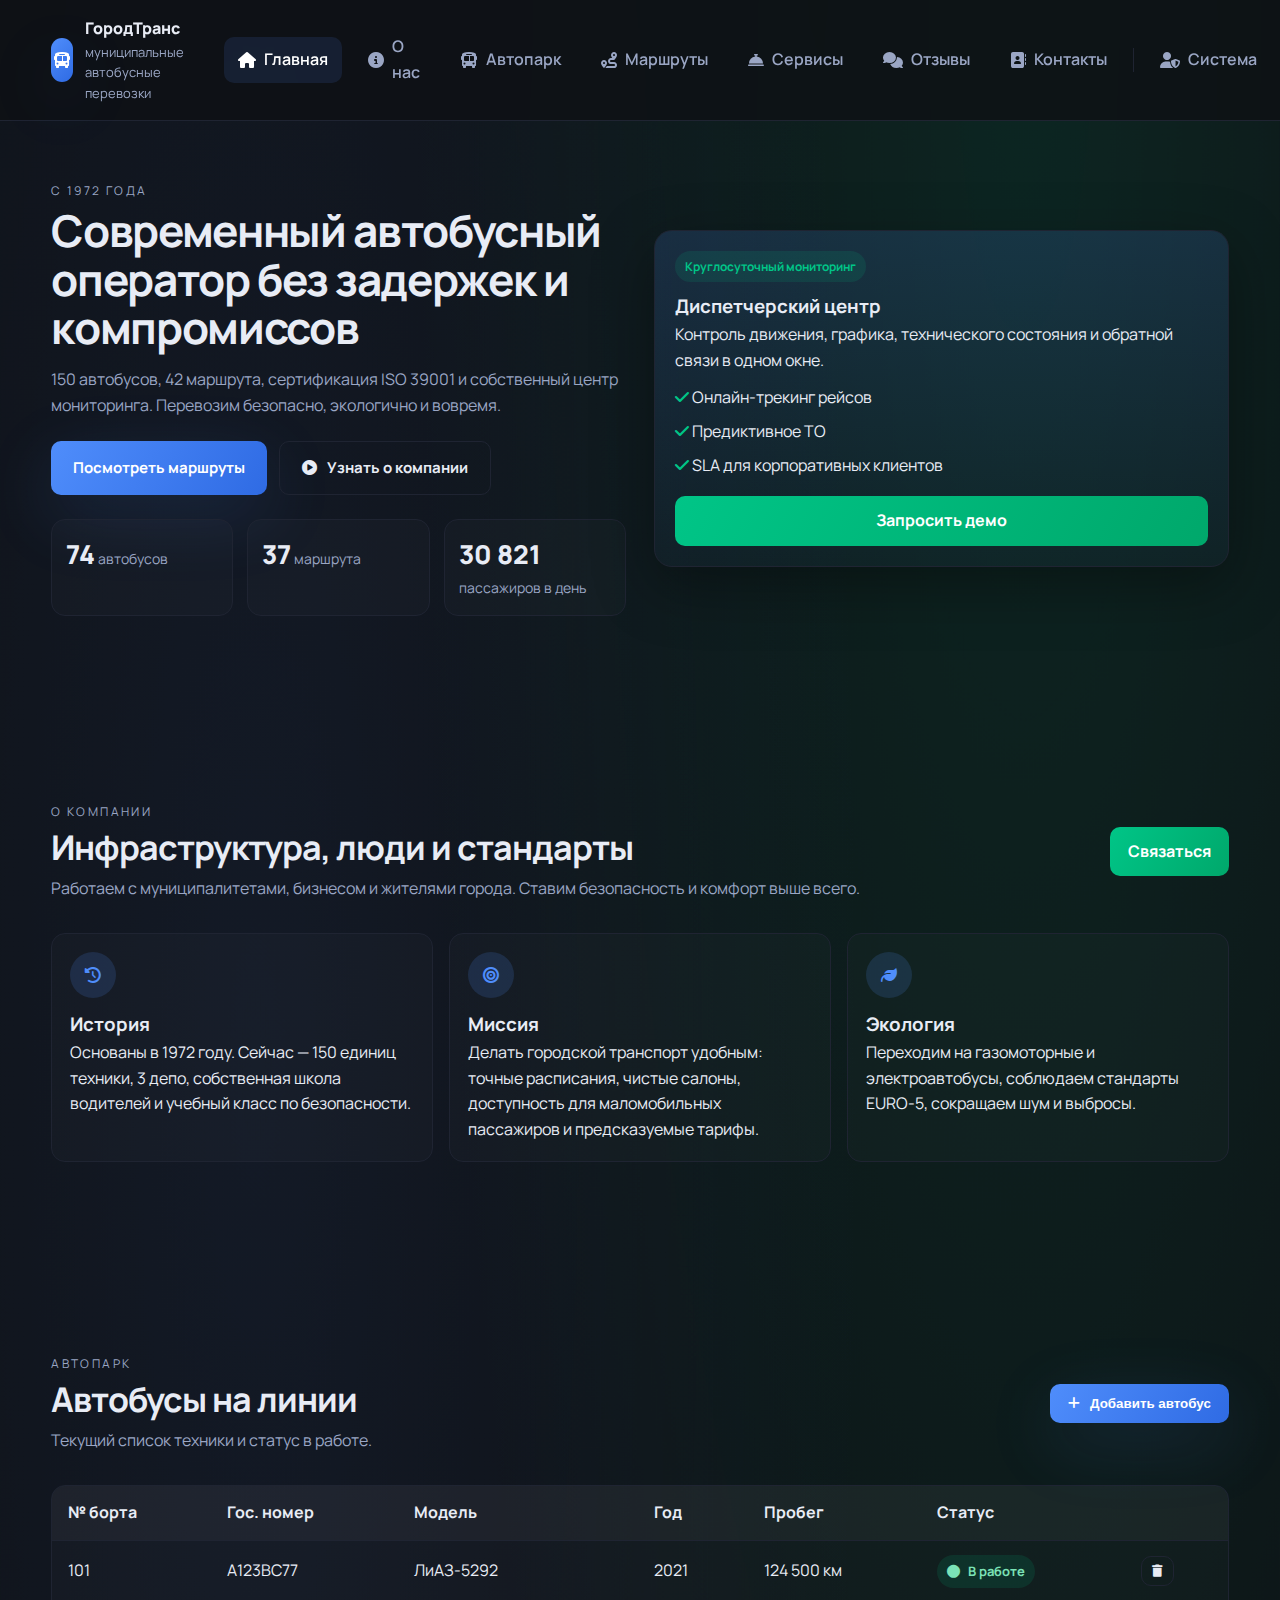
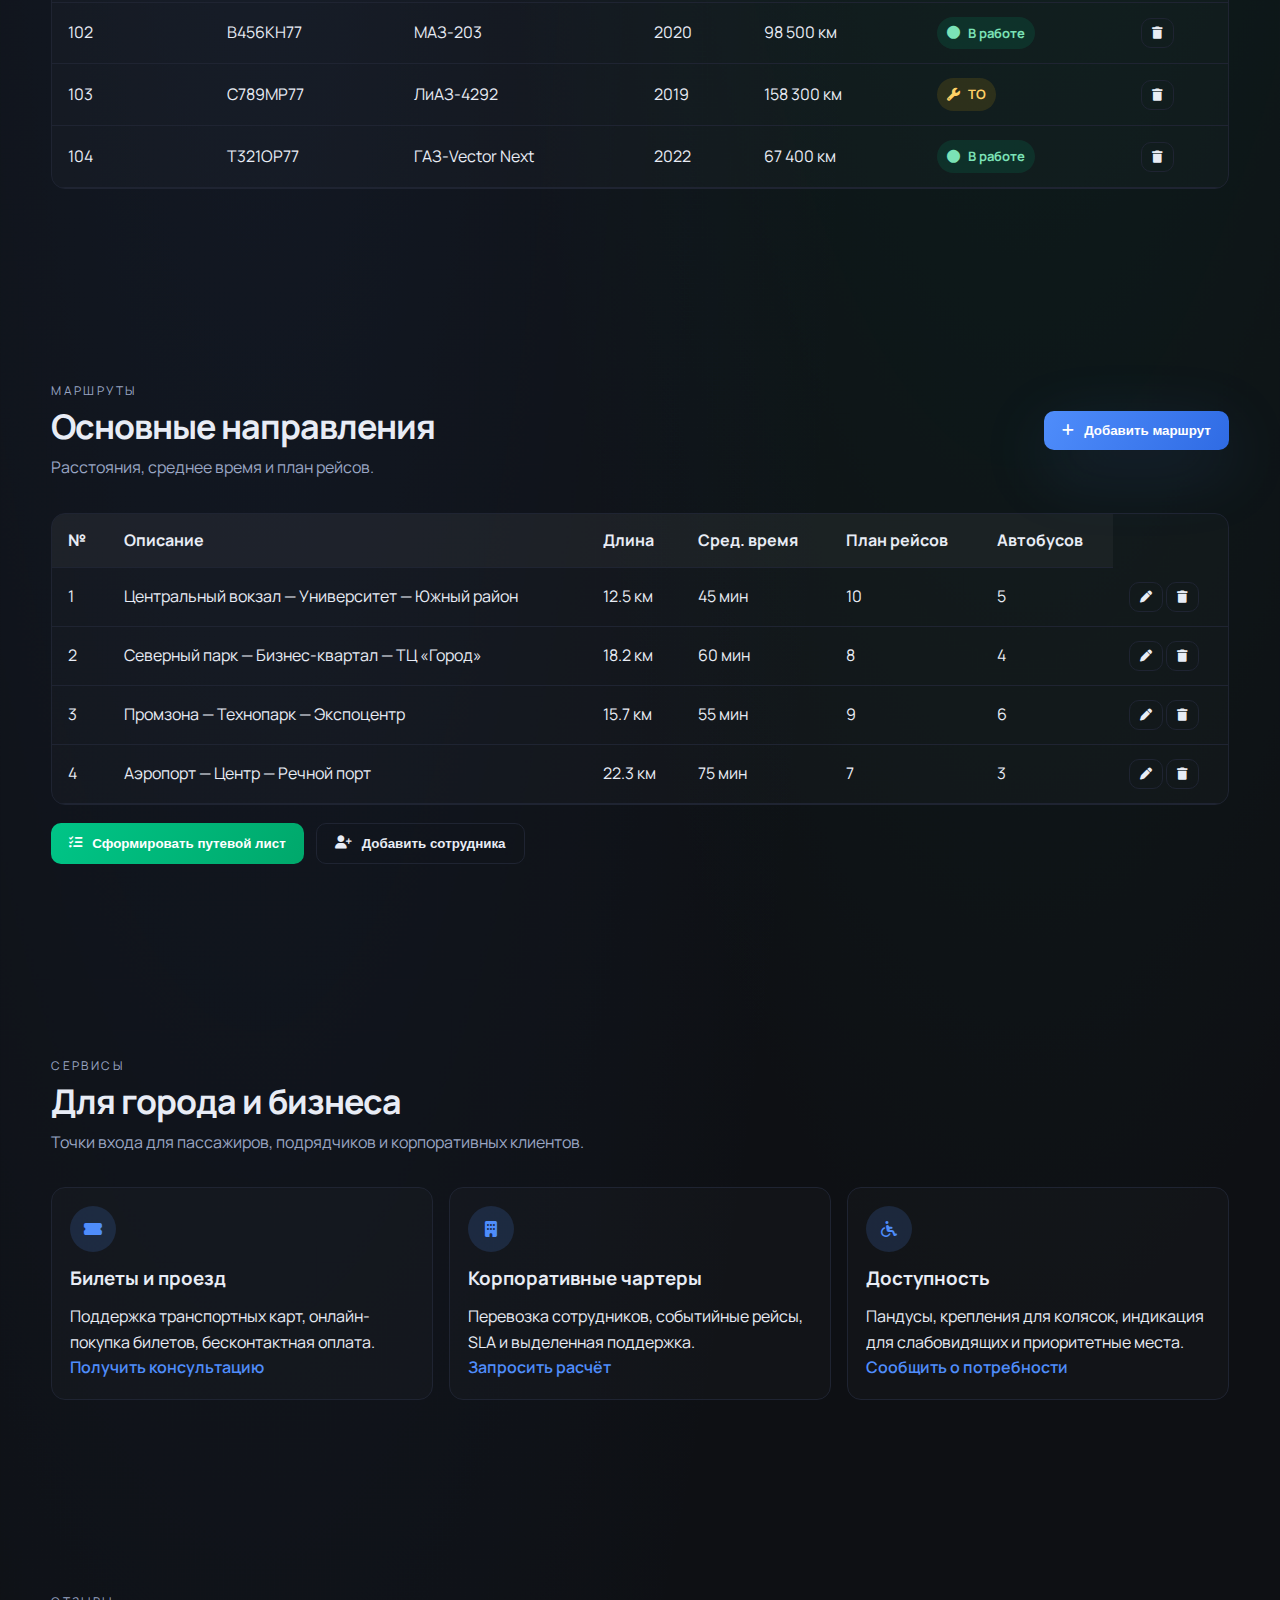
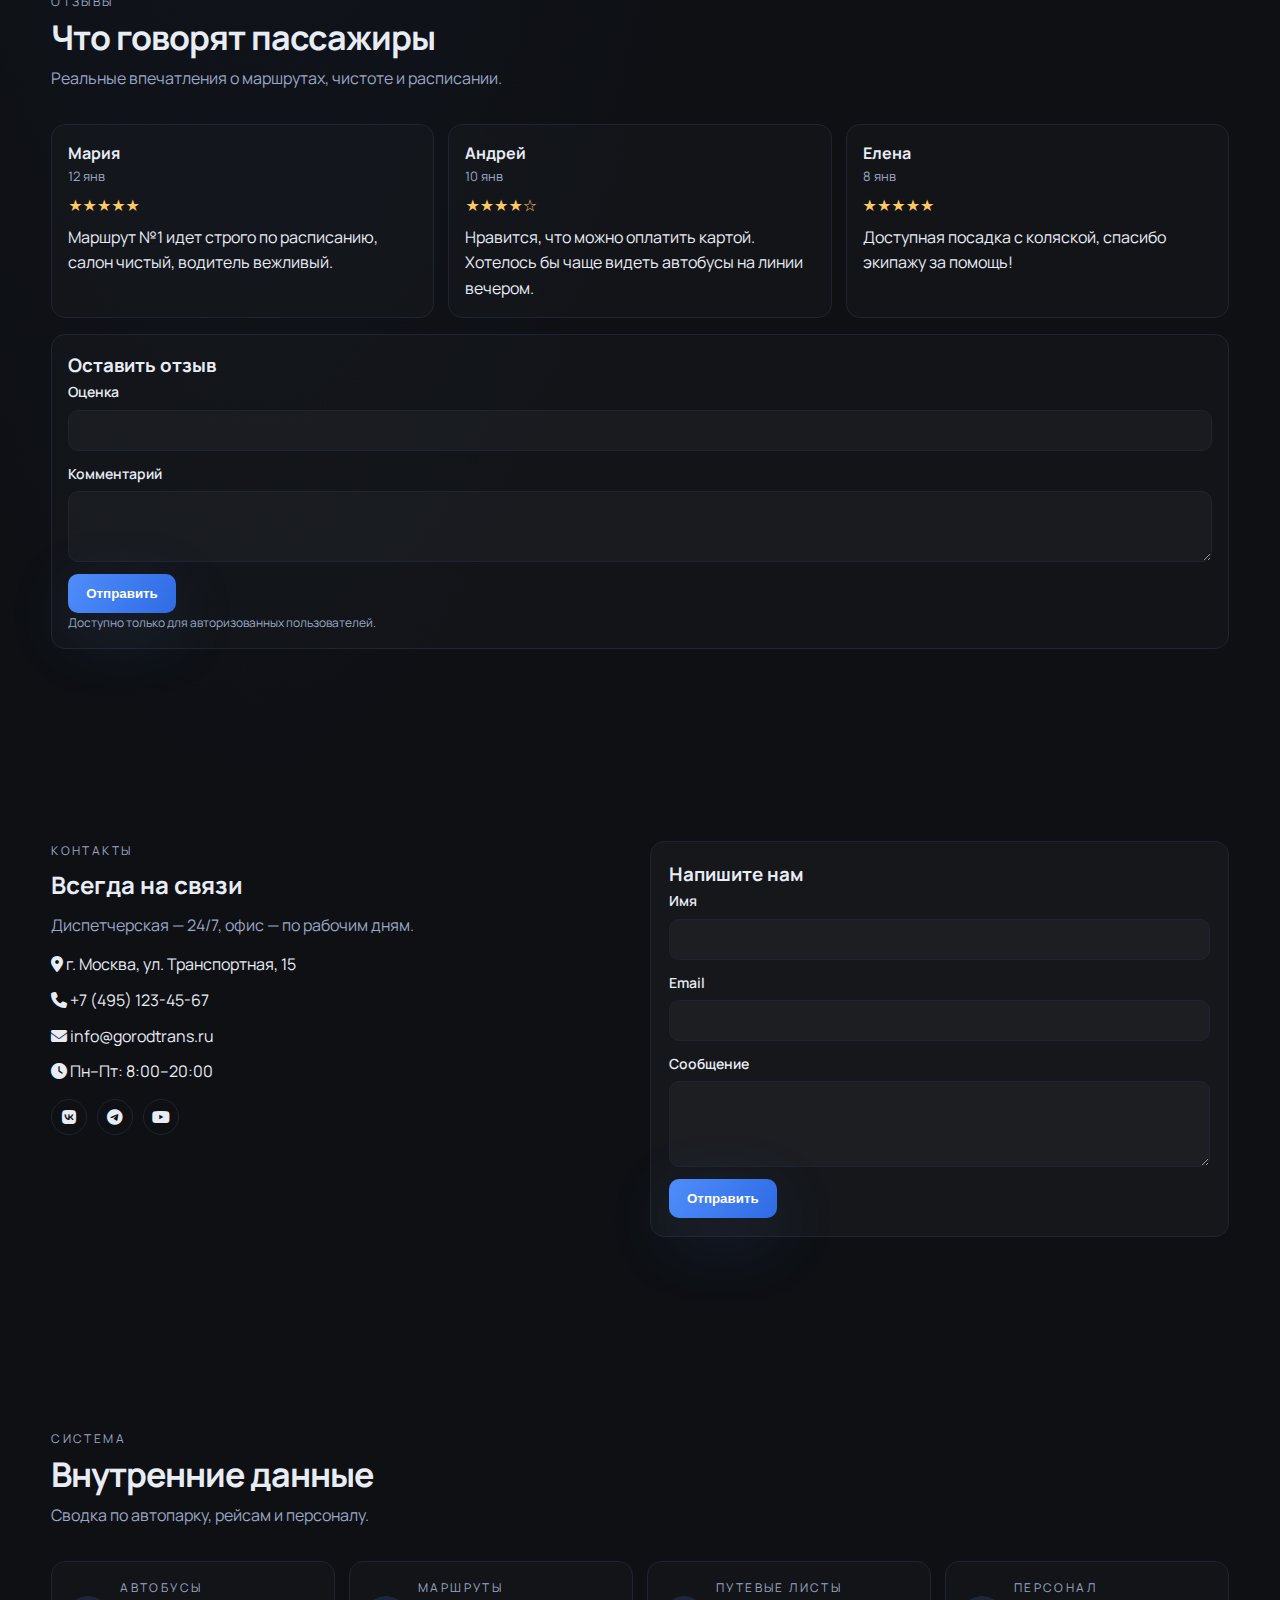
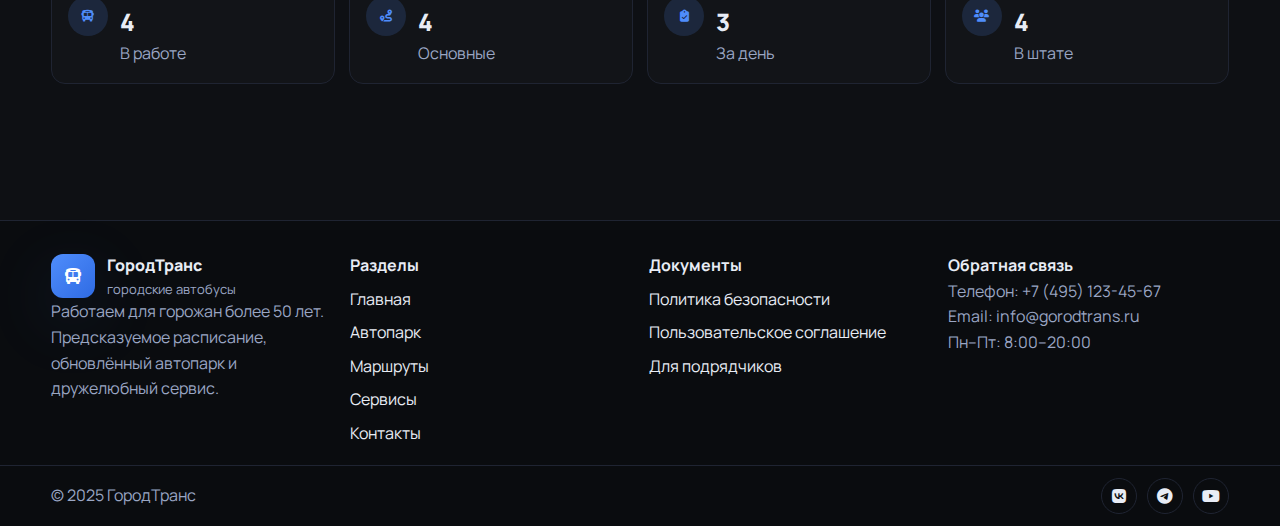
<file: index.html>
<!DOCTYPE html>
<html lang="ru">
<head>
    <meta charset="UTF-8">
    <meta name="viewport" content="width=device-width, initial-scale=1.0">
    <title>ГородТранс — городской автобусный оператор</title>
    <link rel="preconnect" href="https://fonts.googleapis.com">
    <link rel="preconnect" href="https://fonts.gstatic.com" crossorigin>
    <link href="https://fonts.googleapis.com/css2?family=Manrope:wght@400;500;600;700&display=swap" rel="stylesheet">
    <link rel="stylesheet" href="https://cdnjs.cloudflare.com/ajax/libs/font-awesome/6.5.1/css/all.min.css">
    <link rel="stylesheet" href="css/style.css">
    <link rel="icon" type="image/x-icon" href="images/favicon.ico">
</head>
<body>
    <header class="main-header">
        <div class="container header-content">
            <div class="logo">
                <div class="logo-icon"><i class="fas fa-bus"></i></div>
                <div class="logo-text">
                    <span class="logo-title">ГородТранс</span>
                    <span class="logo-subtitle">муниципальные автобусные перевозки</span>
                </div>
            </div>
            <button class="mobile-menu-btn" id="mobileMenuBtn" aria-label="Меню">
                <i class="fas fa-bars"></i>
            </button>
            <nav class="main-nav" id="mainNav">
                <ul class="nav-list">
                    <li><a href="#home" class="nav-link active" data-page="home"><i class="fas fa-home"></i> Главная</a></li>
                    <li><a href="#about" class="nav-link" data-page="about"><i class="fas fa-circle-info"></i> О нас</a></li>
                    <li><a href="#buses" class="nav-link" data-page="buses"><i class="fas fa-bus"></i> Автопарк</a></li>
                    <li><a href="#routes" class="nav-link" data-page="routes"><i class="fas fa-route"></i> Маршруты</a></li>
                    <li><a href="#services" class="nav-link" data-page="services"><i class="fas fa-concierge-bell"></i> Сервисы</a></li>
                    <li><a href="#reviews" class="nav-link" data-page="reviews"><i class="fas fa-comments"></i> Отзывы</a></li>
                    <li><a href="#contacts" class="nav-link" data-page="contacts"><i class="fas fa-address-book"></i> Контакты</a></li>
                    <li class="nav-divider"></li>
                    <li><a href="#system" class="nav-link btn-system" data-page="system"><i class="fas fa-user-shield"></i> Система</a></li>
                </ul>
            </nav>
            <button class="btn btn-ghost" id="loginBtn"><i class="fas fa-user"></i> <span id="loginBtnLabel">Войти</span></button>
        </div>
    </header>

    <section id="home" class="page hero-section active">
        <div class="hero-grid container">
            <div class="hero-copy">
                <p class="eyebrow">С 1972 года</p>
                <h1>Современный автобусный оператор без задержек и компромиссов</h1>
                <p class="lede">150 автобусов, 42 маршрута, сертификация ISO 39001 и собственный центр мониторинга. Перевозим безопасно, экологично и вовремя.</p>
                <div class="hero-actions">
                    <a class="btn btn-primary btn-lg" href="#routes" data-page="routes">Посмотреть маршруты</a>
                    <a class="btn btn-ghost btn-lg" href="#about" data-page="about"><i class="fas fa-play-circle"></i> Узнать о компании</a>
                </div>
                <div class="hero-stats">
                    <div class="stat">
                        <span class="stat-number" data-count="150">0</span>
                        <span class="stat-label">автобусов</span>
                    </div>
                    <div class="stat">
                        <span class="stat-number" data-count="42">0</span>
                        <span class="stat-label">маршрута</span>
                    </div>
                    <div class="stat">
                        <span class="stat-number" data-count="50000">0</span>
                        <span class="stat-label">пассажиров в день</span>
                    </div>
                </div>
            </div>
            <div class="hero-card">
                <div class="badge">Круглосуточный мониторинг</div>
                <h3>Диспетчерский центр</h3>
                <p>Контроль движения, графика, технического состояния и обратной связи в одном окне.</p>
                <ul class="checklist">
                    <li><i class="fas fa-check"></i> Онлайн-трекинг рейсов</li>
                    <li><i class="fas fa-check"></i> Предиктивное ТО</li>
                    <li><i class="fas fa-check"></i> SLA для корпоративных клиентов</li>
                </ul>
                <a class="btn btn-secondary btn-full" href="#contacts">Запросить демо</a>
            </div>
        </div>
    </section>

    <section id="about" class="page section">
        <div class="container">
            <div class="section-head">
                <div>
                    <p class="eyebrow">О компании</p>
                    <h2>Инфраструктура, люди и стандарты</h2>
                    <p class="section-subtitle">Работаем с муниципалитетами, бизнесом и жителями города. Ставим безопасность и комфорт выше всего.</p>
                </div>
                <div class="section-actions">
                    <a class="btn btn-secondary" href="#contacts">Связаться</a>
                </div>
            </div>
            <div class="cards-grid">
                <article class="card">
                    <div class="icon-circle"><i class="fas fa-history"></i></div>
                    <h3>История</h3>
                    <p>Основаны в 1972 году. Сейчас — 150 единиц техники, 3 депо, собственная школа водителей и учебный класс по безопасности.</p>
                </article>
                <article class="card">
                    <div class="icon-circle"><i class="fas fa-bullseye"></i></div>
                    <h3>Миссия</h3>
                    <p>Делать городской транспорт удобным: точные расписания, чистые салоны, доступность для маломобильных пассажиров и предсказуемые тарифы.</p>
                </article>
                <article class="card">
                    <div class="icon-circle"><i class="fas fa-leaf"></i></div>
                    <h3>Экология</h3>
                    <p>Переходим на газомоторные и электроавтобусы, соблюдаем стандарты EURO-5, сокращаем шум и выбросы.</p>
                </article>
            </div>
        </div>
    </section>

    <section id="buses" class="page section">
        <div class="container">
            <div class="section-head">
                <div>
                    <p class="eyebrow">Автопарк</p>
                    <h2>Автобусы на линии</h2>
                    <p class="section-subtitle">Текущий список техники и статус в работе.</p>
                </div>
                <button class="btn btn-primary" data-modal-target="addBusModal"><i class="fas fa-plus"></i> Добавить автобус</button>
            </div>
            <div class="table-wrapper">
                <table class="data-table">
                    <thead>
                        <tr>
                            <th>№ борта</th>
                            <th>Гос. номер</th>
                            <th>Модель</th>
                            <th>Год</th>
                            <th>Пробег</th>
                            <th>Статус</th>
                            <th></th>
                        </tr>
                    </thead>
                    <tbody id="busesTableBody"></tbody>
                </table>
            </div>
        </div>
    </section>

    <section id="routes" class="page section">
        <div class="container">
            <div class="section-head">
                <div>
                    <p class="eyebrow">Маршруты</p>
                    <h2>Основные направления</h2>
                    <p class="section-subtitle">Расстояния, среднее время и план рейсов.</p>
                </div>
                <button class="btn btn-primary" data-modal-target="addRouteModal"><i class="fas fa-plus"></i> Добавить маршрут</button>
            </div>
            <div class="table-wrapper">
                <table class="data-table">
                    <thead>
                        <tr>
                            <th>№</th>
                            <th>Описание</th>
                            <th>Длина</th>
                            <th>Сред. время</th>
                            <th>План рейсов</th>
                            <th>Автобусов</th>
                        </tr>
                    </thead>
                    <tbody id="routesTableBody"></tbody>
                </table>
            </div>
            <div class="quick-actions">
                <button class="btn btn-secondary" data-modal-target="addRouteListModal"><i class="fas fa-list-check"></i> Сформировать путевой лист</button>
                <button class="btn btn-ghost" data-modal-target="addPersonnelModal"><i class="fas fa-user-plus"></i> Добавить сотрудника</button>
            </div>
        </div>
    </section>

    <section id="services" class="page section">
        <div class="container">
            <div class="section-head">
                <div>
                    <p class="eyebrow">Сервисы</p>
                    <h2>Для города и бизнеса</h2>
                    <p class="section-subtitle">Точки входа для пассажиров, подрядчиков и корпоративных клиентов.</p>
                </div>
            </div>
            <div class="cards-grid services">
                <article class="card">
                    <div class="icon-circle"><i class="fas fa-ticket-alt"></i></div>
                    <h3>Билеты и проезд</h3>
                    <p>Поддержка транспортных карт, онлайн-покупка билетов, бесконтактная оплата.</p>
                    <a class="text-link" href="#contacts">Получить консультацию</a>
                </article>
                <article class="card">
                    <div class="icon-circle"><i class="fas fa-building"></i></div>
                    <h3>Корпоративные чартеры</h3>
                    <p>Перевозка сотрудников, событийные рейсы, SLA и выделенная поддержка.</p>
                    <a class="text-link" href="#contacts">Запросить расчёт</a>
                </article>
                <article class="card">
                    <div class="icon-circle"><i class="fas fa-wheelchair"></i></div>
                    <h3>Доступность</h3>
                    <p>Пандусы, крепления для колясок, индикация для слабовидящих и приоритетные места.</p>
                    <a class="text-link" href="#contacts">Сообщить о потребности</a>
                </article>
            </div>
        </div>
    </section>

    <section id="reviews" class="page section">
        <div class="container">
            <div class="section-head">
                <div>
                    <p class="eyebrow">Отзывы</p>
                    <h2>Что говорят пассажиры</h2>
                    <p class="section-subtitle">Реальные впечатления о маршрутах, чистоте и расписании.</p>
                </div>
            </div>
            <div class="reviews-grid" id="reviewsList"></div>
            <div class="review-form-card">
                <h3>Оставить отзыв</h3>
                <form id="reviewForm">
                    <label>Оценка
                        <input type="number" id="reviewRating" min="1" max="5" required>
                    </label>
                    <label>Комментарий
                        <textarea id="reviewText" rows="3" required></textarea>
                    </label>
                    <button class="btn btn-primary" type="submit" id="reviewSubmit">Отправить</button>
                    <p class="muted small" id="reviewHint">Доступно только для авторизованных пользователей.</p>
                </form>
            </div>
        </div>
    </section>

    <section id="contacts" class="page section">
        <div class="container contacts-grid">
            <div>
                <p class="eyebrow">Контакты</p>
                <h2>Всегда на связи</h2>
                <p class="section-subtitle">Диспетчерская — 24/7, офис — по рабочим дням.</p>
                <ul class="contact-list">
                    <li><i class="fas fa-map-marker-alt"></i> г. Москва, ул. Транспортная, 15</li>
                    <li><i class="fas fa-phone"></i> +7 (495) 123-45-67</li>
                    <li><i class="fas fa-envelope"></i> info@gorodtrans.ru</li>
                    <li><i class="fas fa-clock"></i> Пн–Пт: 8:00–20:00</li>
                </ul>
                <div class="social-links">
                    <a href="#" aria-label="VK"><i class="fab fa-vk"></i></a>
                    <a href="#" aria-label="Telegram"><i class="fab fa-telegram"></i></a>
                    <a href="#" aria-label="YouTube"><i class="fab fa-youtube"></i></a>
                </div>
            </div>
            <div class="contact-form-card">
                <h3>Напишите нам</h3>
                <form id="contactForm">
                    <label>Имя
                        <input type="text" id="contactName" required>
                    </label>
                    <label>Email
                        <input type="email" id="contactEmail" required>
                    </label>
                    <label>Сообщение
                        <textarea id="contactMessage" rows="4" required></textarea>
                    </label>
                    <button class="btn btn-primary" type="submit">Отправить</button>
                </form>
            </div>
        </div>
    </section>

    <section id="system" class="page section">
        <div class="container">
            <div class="section-head">
                <div>
                    <p class="eyebrow">Система</p>
                    <h2>Внутренние данные</h2>
                    <p class="section-subtitle">Сводка по автопарку, рейсам и персоналу.</p>
                </div>
            </div>
            <div class="dashboard-grid">
                <div class="dashboard-card">
                    <div class="icon-circle small"><i class="fas fa-bus"></i></div>
                    <div>
                        <p class="eyebrow">Автобусы</p>
                        <p class="metric" id="metricBuses">0</p>
                        <p class="muted">В работе</p>
                    </div>
                </div>
                <div class="dashboard-card">
                    <div class="icon-circle small"><i class="fas fa-route"></i></div>
                    <div>
                        <p class="eyebrow">Маршруты</p>
                        <p class="metric" id="metricRoutes">0</p>
                        <p class="muted">Основные</p>
                    </div>
                </div>
                <div class="dashboard-card">
                    <div class="icon-circle small"><i class="fas fa-clipboard-check"></i></div>
                    <div>
                        <p class="eyebrow">Путевые листы</p>
                        <p class="metric" id="metricRouteLists">0</p>
                        <p class="muted">За день</p>
                    </div>
                </div>
                <div class="dashboard-card">
                    <div class="icon-circle small"><i class="fas fa-users"></i></div>
                    <div>
                        <p class="eyebrow">Персонал</p>
                        <p class="metric" id="metricPersonnel">0</p>
                        <p class="muted">В штате</p>
                    </div>
                </div>
            </div>
        </div>
    </section>

    <footer class="main-footer">
        <div class="container footer-content">
            <div>
                <div class="logo">
                    <div class="logo-icon"><i class="fas fa-bus"></i></div>
                    <div class="logo-text">
                        <span class="logo-title">ГородТранс</span>
                        <span class="logo-subtitle">городские автобусы</span>
                    </div>
                </div>
                <p class="muted">Работаем для горожан более 50 лет. Предсказуемое расписание, обновлённый автопарк и дружелюбный сервис.</p>
            </div>
            <div>
                <h4>Разделы</h4>
                <ul class="footer-menu">
                    <li><a href="#home">Главная</a></li>
                    <li><a href="#buses">Автопарк</a></li>
                    <li><a href="#routes">Маршруты</a></li>
                    <li><a href="#services">Сервисы</a></li>
                    <li><a href="#contacts">Контакты</a></li>
                </ul>
            </div>
            <div>
                <h4>Документы</h4>
                <ul class="footer-menu">
                    <li><a href="#">Политика безопасности</a></li>
                    <li><a href="#">Пользовательское соглашение</a></li>
                    <li><a href="#">Для подрядчиков</a></li>
                </ul>
            </div>
            <div>
                <h4>Обратная связь</h4>
                <p class="muted">Телефон: +7 (495) 123-45-67</p>
                <p class="muted">Email: info@gorodtrans.ru</p>
                <p class="muted">Пн–Пт: 8:00–20:00</p>
            </div>
        </div>
        <div class="footer-bottom">
            <div class="container footer-bottom-content">
                <span class="muted">© 2025 ГородТранс</span>
                <div class="social-links">
                    <a href="#"><i class="fab fa-vk"></i></a>
                    <a href="#"><i class="fab fa-telegram"></i></a>
                    <a href="#"><i class="fab fa-youtube"></i></a>
                </div>
            </div>
        </div>
    </footer>

    <div class="modal" id="addBusModal">
        <div class="modal-content">
            <div class="modal-header">
                <h3>Добавить автобус</h3>
                <button class="close-modal" aria-label="Закрыть">&times;</button>
            </div>
            <form id="addBusForm">
                <label>№ борта<input type="text" id="busNumber" required></label>
                <label>Гос. номер<input type="text" id="govNumber" required></label>
                <label>Модель<input type="text" id="busBrand" required></label>
                <label>Год<input type="number" id="busYear" min="2000" max="2025" required></label>
                <label>Пробег (км)<input type="number" id="busMileage" required></label>
                <button class="btn btn-primary" type="submit">Сохранить</button>
            </form>
        </div>
    </div>

    <div class="modal" id="addRouteModal">
        <div class="modal-content">
            <div class="modal-header">
                <h3>Добавить маршрут</h3>
                <button class="close-modal" aria-label="Закрыть">&times;</button>
            </div>
            <form id="addRouteForm">
                <label>№ маршрута<input type="text" id="routeNum" required></label>
                <label>Описание<textarea id="routeDescription" rows="3" required></textarea></label>
                <div class="form-row">
                    <label>Длина (км)<input type="number" id="routeLength" step="0.1" required></label>
                    <label>Среднее время (мин)<input type="number" id="routeTime" required></label>
                </div>
                <label>План рейсов в день<input type="number" id="routeTrips" required></label>
                <label>Автобусов на линии<input type="number" id="routeBuses" required></label>
                <button class="btn btn-primary" type="submit">Сохранить</button>
            </form>
        </div>
    </div>

    <div class="modal" id="addPersonnelModal">
        <div class="modal-content">
            <div class="modal-header">
                <h3>Добавить сотрудника</h3>
                <button class="close-modal" aria-label="Закрыть">&times;</button>
            </div>
            <form id="addPersonnelForm">
                <label>Табельный номер<input type="text" id="personnelTabNum" required></label>
                <label>ФИО<input type="text" id="personnelName" required></label>
                <label>Должность<input type="text" id="personnelPosition" required></label>
                <div class="form-row">
                    <label>Дата рождения<input type="date" id="personnelBirthDate" required></label>
                    <label>Дата приема<input type="date" id="personnelHireDate" required></label>
                </div>
                <label>Автобус (если закреплен)<input type="text" id="personnelBus"></label>
                <button class="btn btn-primary" type="submit">Сохранить</button>
            </form>
        </div>
    </div>

    <div class="modal" id="addRouteListModal">
        <div class="modal-content">
            <div class="modal-header">
                <h3>Сформировать путевой лист</h3>
                <button class="close-modal" aria-label="Закрыть">&times;</button>
            </div>
            <form id="addRouteListForm">
                <label>Маршрут<input type="text" id="routeListRoute" required></label>
                <label>Автобус<input type="text" id="routeListBus" required></label>
                <div class="form-row">
                    <label>Дата<input type="date" id="routeListDate" required></label>
                    <label>Рейсов выполнено<input type="number" id="routeListTrips" min="1" required></label>
                </div>
                <label>Водитель<input type="text" id="routeListDriver" required></label>
                <label>Кондуктор<input type="text" id="routeListConductor" required></label>
                <button class="btn btn-primary" type="submit">Сохранить</button>
            </form>
        </div>
    </div>

    <div class="toast-container" id="toastContainer"></div>

    <div class="modal" id="loginModal">
        <div class="modal-content">
            <div class="modal-header">
                <h3>Вход</h3>
                <button class="close-modal" aria-label="Закрыть">&times;</button>
            </div>
            <form id="loginForm">
                <label>Email
                    <input type="email" id="loginEmail" required>
                </label>
                <label>Пароль
                    <input type="password" id="loginPassword" required>
                </label>
                <button class="btn btn-primary" type="submit">Войти</button>
                <p class="muted small">Тестовый доступ: demo@gorodtrans.ru / demo123</p>
            </form>
        </div>
    </div>

    <button class="back-to-top" id="backToTop" aria-label="Наверх">
        <i class="fas fa-chevron-up"></i>
    </button>

    <script src="js/app.js"></script>
</body>
</html>
</file>
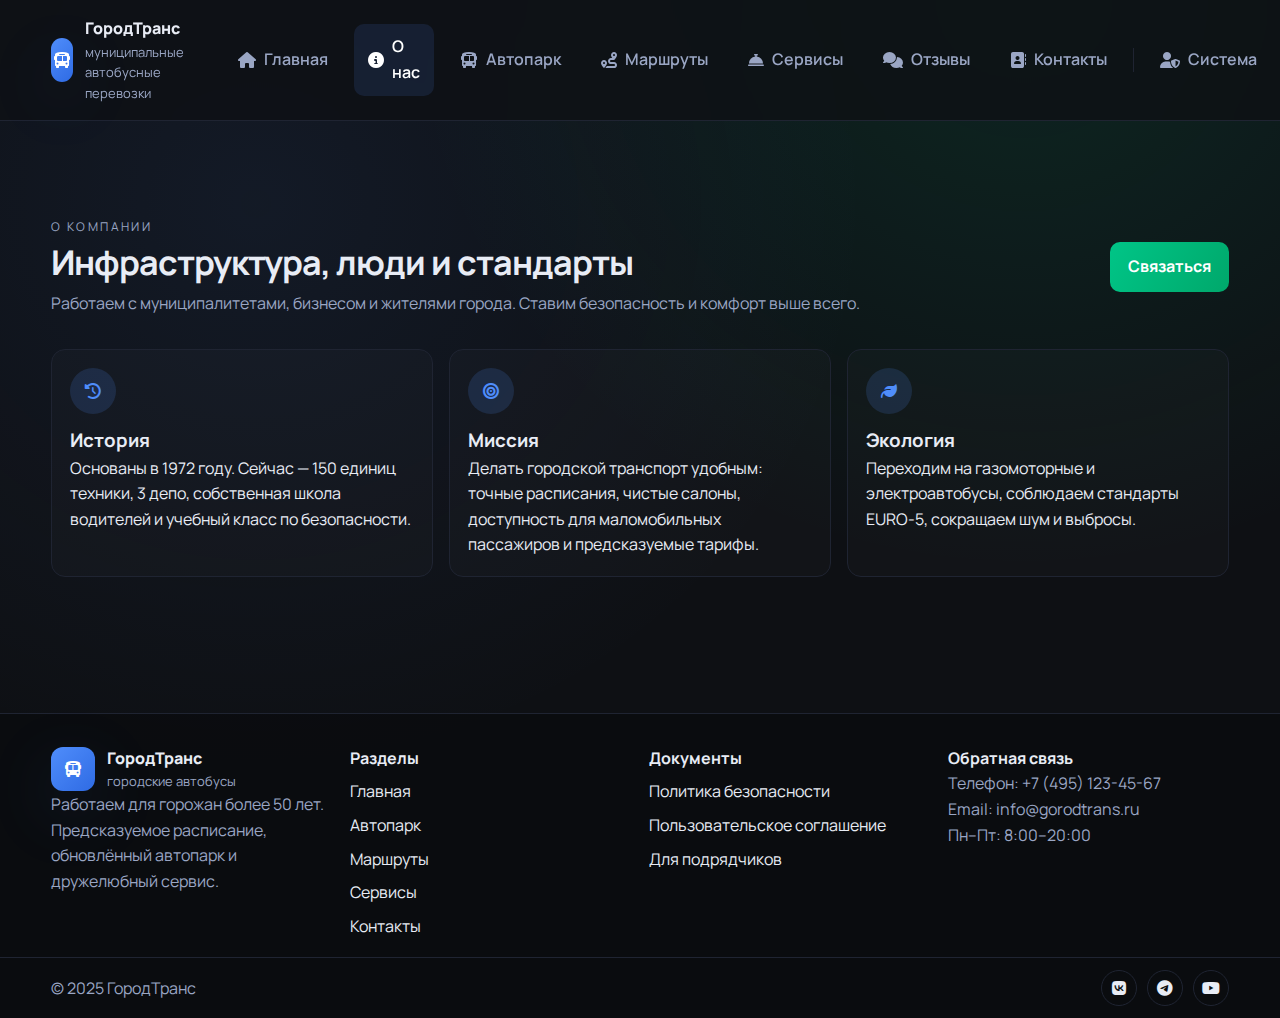
<file: about.html>
<!DOCTYPE html>
<html lang="ru">
<head>
    <meta charset="UTF-8">
    <meta name="viewport" content="width=device-width, initial-scale=1.0">
    <title>О компании — ГородТранс</title>
    <link rel="preconnect" href="https://fonts.googleapis.com">
    <link rel="preconnect" href="https://fonts.gstatic.com" crossorigin>
    <link href="https://fonts.googleapis.com/css2?family=Manrope:wght@400;500;600;700&display=swap" rel="stylesheet">
    <link rel="stylesheet" href="https://cdnjs.cloudflare.com/ajax/libs/font-awesome/6.5.1/css/all.min.css">
    <link rel="stylesheet" href="css/style.css">
    <link rel="icon" type="image/x-icon" href="images/favicon.ico">
</head>
<body>
    <header class="main-header">
        <div class="container header-content">
            <div class="logo">
                <div class="logo-icon"><i class="fas fa-bus"></i></div>
                <div class="logo-text">
                    <span class="logo-title">ГородТранс</span>
                    <span class="logo-subtitle">муниципальные автобусные перевозки</span>
                </div>
            </div>
            <button class="mobile-menu-btn" id="mobileMenuBtn" aria-label="Меню">
                <i class="fas fa-bars"></i>
            </button>
            <nav class="main-nav" id="mainNav">
                <ul class="nav-list">
                    <li><a href="index.html" class="nav-link" data-page="home"><i class="fas fa-home"></i> Главная</a></li>
                    <li><a href="about.html" class="nav-link active" data-page="about"><i class="fas fa-circle-info"></i> О нас</a></li>
                    <li><a href="buses.html" class="nav-link" data-page="buses"><i class="fas fa-bus"></i> Автопарк</a></li>
                    <li><a href="routes.html" class="nav-link" data-page="routes"><i class="fas fa-route"></i> Маршруты</a></li>
                    <li><a href="services.html" class="nav-link" data-page="services"><i class="fas fa-concierge-bell"></i> Сервисы</a></li>
                    <li><a href="reviews.html" class="nav-link" data-page="reviews"><i class="fas fa-comments"></i> Отзывы</a></li>
                    <li><a href="contacts.html" class="nav-link" data-page="contacts"><i class="fas fa-address-book"></i> Контакты</a></li>
                    <li class="nav-divider"></li>
                    <li><a href="system.html" class="nav-link btn-system" data-page="system"><i class="fas fa-user-shield"></i> Система</a></li>
                </ul>
            </nav>
            <button class="btn btn-ghost" id="loginBtn"><i class="fas fa-user"></i> <span id="loginBtnLabel">Войти</span></button>
        </div>
    </header>

    <section id="about" class="page section">
        <div class="container">
            <div class="section-head">
                <div>
                    <p class="eyebrow">О компании</p>
                    <h2>Инфраструктура, люди и стандарты</h2>
                    <p class="section-subtitle">Работаем с муниципалитетами, бизнесом и жителями города. Ставим безопасность и комфорт выше всего.</p>
                </div>
                <div class="section-actions">
                    <a class="btn btn-secondary" href="contacts.html">Связаться</a>
                </div>
            </div>
            <div class="cards-grid">
                <article class="card">
                    <div class="icon-circle"><i class="fas fa-history"></i></div>
                    <h3>История</h3>
                    <p>Основаны в 1972 году. Сейчас — 150 единиц техники, 3 депо, собственная школа водителей и учебный класс по безопасности.</p>
                </article>
                <article class="card">
                    <div class="icon-circle"><i class="fas fa-bullseye"></i></div>
                    <h3>Миссия</h3>
                    <p>Делать городской транспорт удобным: точные расписания, чистые салоны, доступность для маломобильных пассажиров и предсказуемые тарифы.</p>
                </article>
                <article class="card">
                    <div class="icon-circle"><i class="fas fa-leaf"></i></div>
                    <h3>Экология</h3>
                    <p>Переходим на газомоторные и электроавтобусы, соблюдаем стандарты EURO-5, сокращаем шум и выбросы.</p>
                </article>
            </div>
        </div>
    </section>

    <footer class="main-footer">
        <div class="container footer-content">
            <div>
                <div class="logo">
                    <div class="logo-icon"><i class="fas fa-bus"></i></div>
                    <div class="logo-text">
                        <span class="logo-title">ГородТранс</span>
                        <span class="logo-subtitle">городские автобусы</span>
                    </div>
                </div>
                <p class="muted">Работаем для горожан более 50 лет. Предсказуемое расписание, обновлённый автопарк и дружелюбный сервис.</p>
            </div>
            <div>
                <h4>Разделы</h4>
                <ul class="footer-menu">
                    <li><a href="index.html">Главная</a></li>
                    <li><a href="buses.html">Автопарк</a></li>
                    <li><a href="routes.html">Маршруты</a></li>
                    <li><a href="services.html">Сервисы</a></li>
                    <li><a href="contacts.html">Контакты</a></li>
                </ul>
            </div>
            <div>
                <h4>Документы</h4>
                <ul class="footer-menu">
                    <li><a href="#">Политика безопасности</a></li>
                    <li><a href="#">Пользовательское соглашение</a></li>
                    <li><a href="#">Для подрядчиков</a></li>
                </ul>
            </div>
            <div>
                <h4>Обратная связь</h4>
                <p class="muted">Телефон: +7 (495) 123-45-67</p>
                <p class="muted">Email: info@gorodtrans.ru</p>
                <p class="muted">Пн–Пт: 8:00–20:00</p>
            </div>
        </div>
        <div class="footer-bottom">
            <div class="container footer-bottom-content">
                <span class="muted">© 2025 ГородТранс</span>
                <div class="social-links">
                    <a href="#"><i class="fab fa-vk"></i></a>
                    <a href="#"><i class="fab fa-telegram"></i></a>
                    <a href="#"><i class="fab fa-youtube"></i></a>
                </div>
            </div>
        </div>
    </footer>

    <div class="toast-container" id="toastContainer"></div>

    <div class="modal" id="loginModal">
        <div class="modal-content">
            <div class="modal-header">
                <h3>Вход</h3>
                <button class="close-modal" aria-label="Закрыть">&times;</button>
            </div>
            <form id="loginForm">
                <label>Email
                    <input type="email" id="loginEmail" required>
                </label>
                <label>Пароль
                    <input type="password" id="loginPassword" required>
                </label>
                <button class="btn btn-primary" type="submit">Войти</button>
                <p class="muted small">Тестовый доступ: demo@gorodtrans.ru / demo123</p>
            </form>
        </div>
    </div>

    <button class="back-to-top" id="backToTop" aria-label="Наверх">
        <i class="fas fa-chevron-up"></i>
    </button>

    <script src="js/app.js"></script>
</body>
</html>
</file>
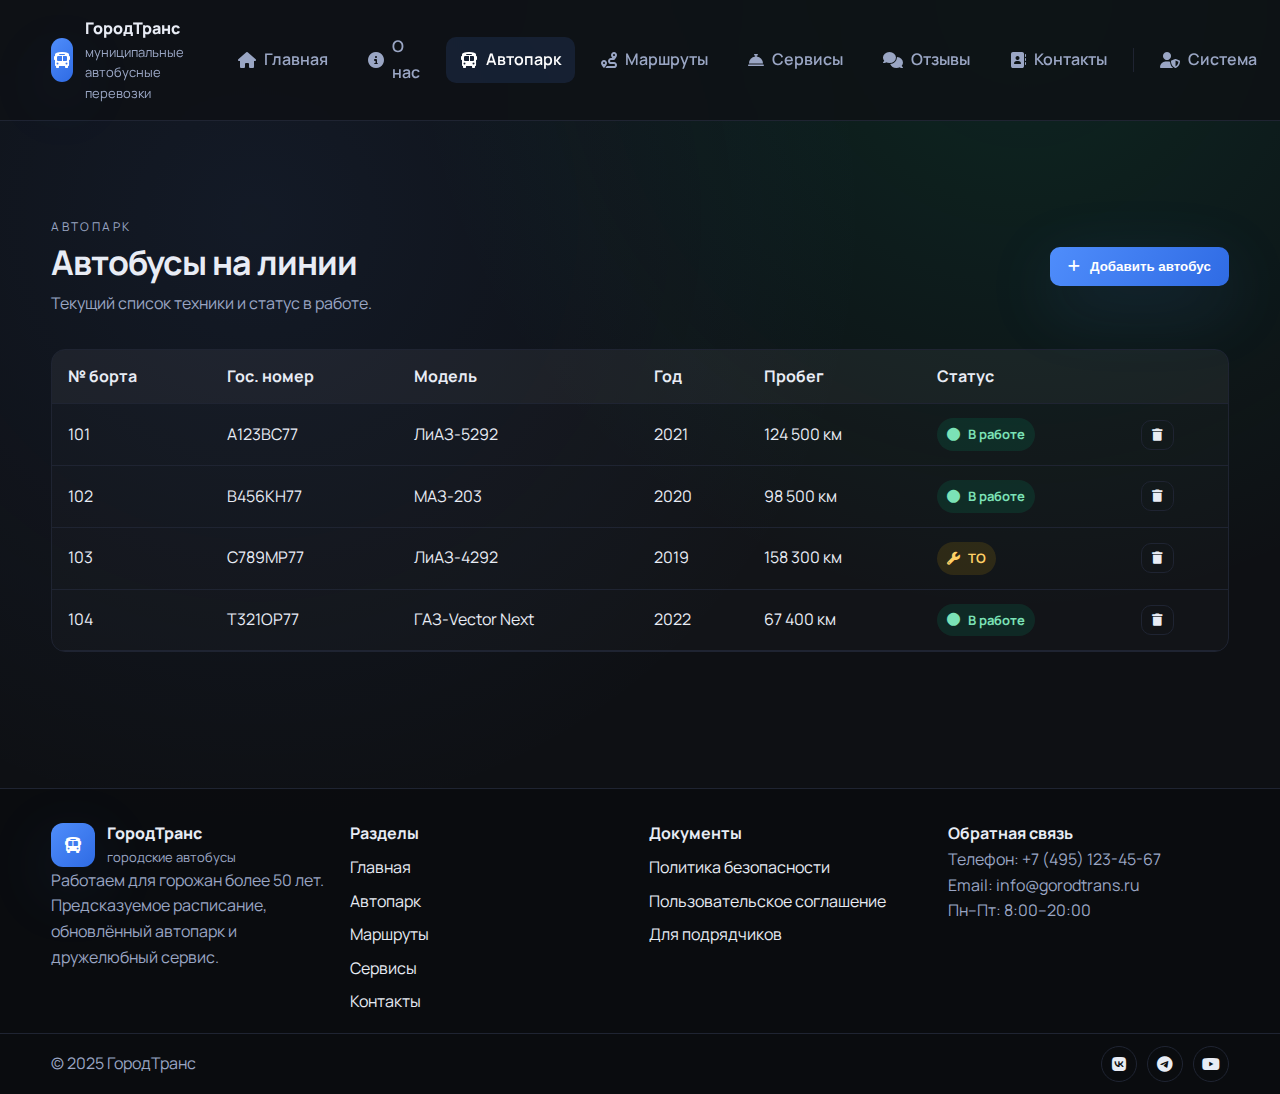
<file: buses.html>
<!DOCTYPE html>
<html lang="ru">
<head>
    <meta charset="UTF-8">
    <meta name="viewport" content="width=device-width, initial-scale=1.0">
    <title>Автопарк — ГородТранс</title>
    <link rel="preconnect" href="https://fonts.googleapis.com">
    <link rel="preconnect" href="https://fonts.gstatic.com" crossorigin>
    <link href="https://fonts.googleapis.com/css2?family=Manrope:wght@400;500;600;700&display=swap" rel="stylesheet">
    <link rel="stylesheet" href="https://cdnjs.cloudflare.com/ajax/libs/font-awesome/6.5.1/css/all.min.css">
    <link rel="stylesheet" href="css/style.css">
    <link rel="icon" type="image/x-icon" href="images/favicon.ico">
</head>
<body>
    <header class="main-header">
        <div class="container header-content">
            <div class="logo">
                <div class="logo-icon"><i class="fas fa-bus"></i></div>
                <div class="logo-text">
                    <span class="logo-title">ГородТранс</span>
                    <span class="logo-subtitle">муниципальные автобусные перевозки</span>
                </div>
            </div>
            <button class="mobile-menu-btn" id="mobileMenuBtn" aria-label="Меню">
                <i class="fas fa-bars"></i>
            </button>
            <nav class="main-nav" id="mainNav">
                <ul class="nav-list">
                    <li><a href="index.html" class="nav-link" data-page="home"><i class="fas fa-home"></i> Главная</a></li>
                    <li><a href="about.html" class="nav-link" data-page="about"><i class="fas fa-circle-info"></i> О нас</a></li>
                    <li><a href="buses.html" class="nav-link active" data-page="buses"><i class="fas fa-bus"></i> Автопарк</a></li>
                    <li><a href="routes.html" class="nav-link" data-page="routes"><i class="fas fa-route"></i> Маршруты</a></li>
                    <li><a href="services.html" class="nav-link" data-page="services"><i class="fas fa-concierge-bell"></i> Сервисы</a></li>
                    <li><a href="reviews.html" class="nav-link" data-page="reviews"><i class="fas fa-comments"></i> Отзывы</a></li>
                    <li><a href="contacts.html" class="nav-link" data-page="contacts"><i class="fas fa-address-book"></i> Контакты</a></li>
                    <li class="nav-divider"></li>
                    <li><a href="system.html" class="nav-link btn-system" data-page="system"><i class="fas fa-user-shield"></i> Система</a></li>
                </ul>
            </nav>
            <button class="btn btn-ghost" id="loginBtn"><i class="fas fa-user"></i> <span id="loginBtnLabel">Войти</span></button>
        </div>
    </header>

    <section id="buses" class="page section">
        <div class="container">
            <div class="section-head">
                <div>
                    <p class="eyebrow">Автопарк</p>
                    <h2>Автобусы на линии</h2>
                    <p class="section-subtitle">Текущий список техники и статус в работе.</p>
                </div>
                <button class="btn btn-primary" data-modal-target="addBusModal"><i class="fas fa-plus"></i> Добавить автобус</button>
            </div>
            <div class="table-wrapper">
                <table class="data-table">
                    <thead>
                        <tr>
                            <th>№ борта</th>
                            <th>Гос. номер</th>
                            <th>Модель</th>
                            <th>Год</th>
                            <th>Пробег</th>
                            <th>Статус</th>
                            <th></th>
                        </tr>
                    </thead>
                    <tbody id="busesTableBody"></tbody>
                </table>
            </div>
        </div>
    </section>

    <footer class="main-footer">
        <div class="container footer-content">
            <div>
                <div class="logo">
                    <div class="logo-icon"><i class="fas fa-bus"></i></div>
                    <div class="logo-text">
                        <span class="logo-title">ГородТранс</span>
                        <span class="logo-subtitle">городские автобусы</span>
                    </div>
                </div>
                <p class="muted">Работаем для горожан более 50 лет. Предсказуемое расписание, обновлённый автопарк и дружелюбный сервис.</p>
            </div>
            <div>
                <h4>Разделы</h4>
                <ul class="footer-menu">
                    <li><a href="index.html">Главная</a></li>
                    <li><a href="buses.html">Автопарк</a></li>
                    <li><a href="routes.html">Маршруты</a></li>
                    <li><a href="services.html">Сервисы</a></li>
                    <li><a href="contacts.html">Контакты</a></li>
                </ul>
            </div>
            <div>
                <h4>Документы</h4>
                <ul class="footer-menu">
                    <li><a href="#">Политика безопасности</a></li>
                    <li><a href="#">Пользовательское соглашение</a></li>
                    <li><a href="#">Для подрядчиков</a></li>
                </ul>
            </div>
            <div>
                <h4>Обратная связь</h4>
                <p class="muted">Телефон: +7 (495) 123-45-67</p>
                <p class="muted">Email: info@gorodtrans.ru</p>
                <p class="muted">Пн–Пт: 8:00–20:00</p>
            </div>
        </div>
        <div class="footer-bottom">
            <div class="container footer-bottom-content">
                <span class="muted">© 2025 ГородТранс</span>
                <div class="social-links">
                    <a href="#"><i class="fab fa-vk"></i></a>
                    <a href="#"><i class="fab fa-telegram"></i></a>
                    <a href="#"><i class="fab fa-youtube"></i></a>
                </div>
            </div>
        </div>
    </footer>

    <div class="toast-container" id="toastContainer"></div>

    <div class="modal" id="loginModal">
        <div class="modal-content">
            <div class="modal-header">
                <h3>Вход</h3>
                <button class="close-modal" aria-label="Закрыть">&times;</button>
            </div>
            <form id="loginForm">
                <label>Email
                    <input type="email" id="loginEmail" required>
                </label>
                <label>Пароль
                    <input type="password" id="loginPassword" required>
                </label>
                <button class="btn btn-primary" type="submit">Войти</button>
                <p class="muted small">Тестовый доступ: demo@gorodtrans.ru / demo123</p>
            </form>
        </div>
    </div>

    <div class="modal" id="addBusModal">
        <div class="modal-content">
            <div class="modal-header">
                <h3>Добавить автобус</h3>
                <button class="close-modal" aria-label="Закрыть">&times;</button>
            </div>
            <form id="addBusForm">
                <label>№ борта<input type="text" id="busNumber" required></label>
                <label>Гос. номер<input type="text" id="govNumber" required></label>
                <label>Модель<input type="text" id="busBrand" required></label>
                <label>Год<input type="number" id="busYear" min="2000" max="2025" required></label>
                <label>Пробег (км)<input type="number" id="busMileage" required></label>
                <button class="btn btn-primary" type="submit">Сохранить</button>
            </form>
        </div>
    </div>

    <button class="back-to-top" id="backToTop" aria-label="Наверх">
        <i class="fas fa-chevron-up"></i>
    </button>

    <script src="js/app.js"></script>
</body>
</html>
</file>
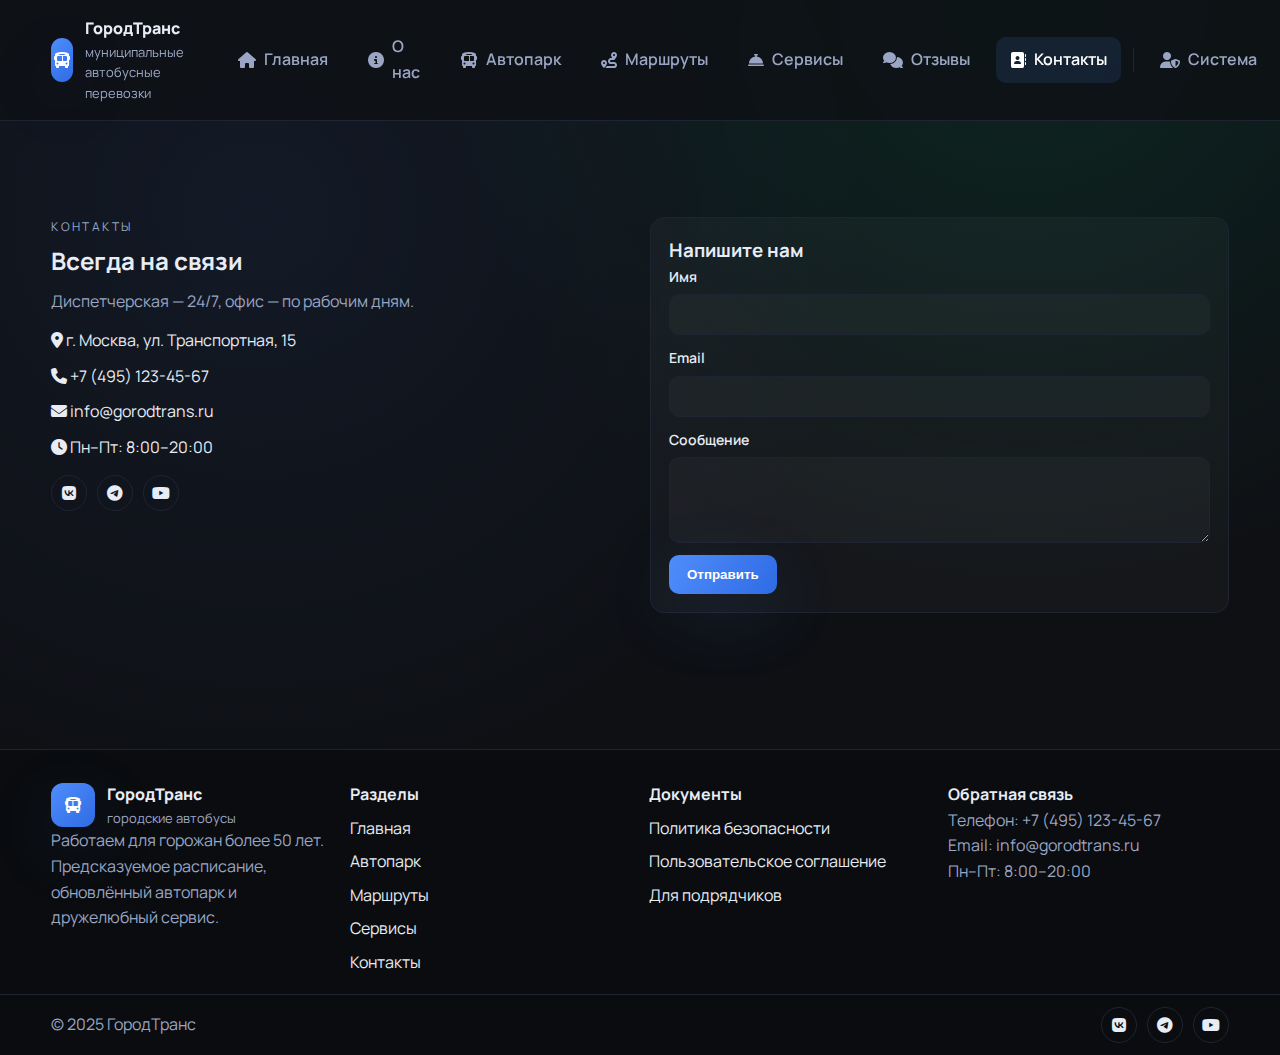
<file: contacts.html>
<!DOCTYPE html>
<html lang="ru">
<head>
    <meta charset="UTF-8">
    <meta name="viewport" content="width=device-width, initial-scale=1.0">
    <title>Контакты — ГородТранс</title>
    <link rel="preconnect" href="https://fonts.googleapis.com">
    <link rel="preconnect" href="https://fonts.gstatic.com" crossorigin>
    <link href="https://fonts.googleapis.com/css2?family=Manrope:wght@400;500;600;700&display=swap" rel="stylesheet">
    <link rel="stylesheet" href="https://cdnjs.cloudflare.com/ajax/libs/font-awesome/6.5.1/css/all.min.css">
    <link rel="stylesheet" href="css/style.css">
    <link rel="icon" type="image/x-icon" href="images/favicon.ico">
</head>
<body>
    <header class="main-header">
        <div class="container header-content">
            <div class="logo">
                <div class="logo-icon"><i class="fas fa-bus"></i></div>
                <div class="logo-text">
                    <span class="logo-title">ГородТранс</span>
                    <span class="logo-subtitle">муниципальные автобусные перевозки</span>
                </div>
            </div>
            <button class="mobile-menu-btn" id="mobileMenuBtn" aria-label="Меню">
                <i class="fas fa-bars"></i>
            </button>
            <nav class="main-nav" id="mainNav">
                <ul class="nav-list">
                    <li><a href="index.html" class="nav-link" data-page="home"><i class="fas fa-home"></i> Главная</a></li>
                    <li><a href="about.html" class="nav-link" data-page="about"><i class="fas fa-circle-info"></i> О нас</a></li>
                    <li><a href="buses.html" class="nav-link" data-page="buses"><i class="fas fa-bus"></i> Автопарк</a></li>
                    <li><a href="routes.html" class="nav-link" data-page="routes"><i class="fas fa-route"></i> Маршруты</a></li>
                    <li><a href="services.html" class="nav-link" data-page="services"><i class="fas fa-concierge-bell"></i> Сервисы</a></li>
                    <li><a href="reviews.html" class="nav-link" data-page="reviews"><i class="fas fa-comments"></i> Отзывы</a></li>
                    <li><a href="contacts.html" class="nav-link active" data-page="contacts"><i class="fas fa-address-book"></i> Контакты</a></li>
                    <li class="nav-divider"></li>
                    <li><a href="system.html" class="nav-link btn-system" data-page="system"><i class="fas fa-user-shield"></i> Система</a></li>
                </ul>
            </nav>
            <button class="btn btn-ghost" id="loginBtn"><i class="fas fa-user"></i> <span id="loginBtnLabel">Войти</span></button>
        </div>
    </header>

    <section id="contacts" class="page section">
        <div class="container contacts-grid">
            <div>
                <p class="eyebrow">Контакты</p>
                <h2>Всегда на связи</h2>
                <p class="section-subtitle">Диспетчерская — 24/7, офис — по рабочим дням.</p>
                <ul class="contact-list">
                    <li><i class="fas fa-map-marker-alt"></i> г. Москва, ул. Транспортная, 15</li>
                    <li><i class="fas fa-phone"></i> +7 (495) 123-45-67</li>
                    <li><i class="fas fa-envelope"></i> info@gorodtrans.ru</li>
                    <li><i class="fas fa-clock"></i> Пн–Пт: 8:00–20:00</li>
                </ul>
                <div class="social-links">
                    <a href="#" aria-label="VK"><i class="fab fa-vk"></i></a>
                    <a href="#" aria-label="Telegram"><i class="fab fa-telegram"></i></a>
                    <a href="#" aria-label="YouTube"><i class="fab fa-youtube"></i></a>
                </div>
            </div>
            <div class="contact-form-card">
                <h3>Напишите нам</h3>
                <form id="contactForm">
                    <label>Имя
                        <input type="text" id="contactName" required>
                    </label>
                    <label>Email
                        <input type="email" id="contactEmail" required>
                    </label>
                    <label>Сообщение
                        <textarea id="contactMessage" rows="4" required></textarea>
                    </label>
                    <button class="btn btn-primary" type="submit">Отправить</button>
                </form>
            </div>
        </div>
    </section>

    <footer class="main-footer">
        <div class="container footer-content">
            <div>
                <div class="logo">
                    <div class="logo-icon"><i class="fas fa-bus"></i></div>
                    <div class="logo-text">
                        <span class="logo-title">ГородТранс</span>
                        <span class="logo-subtitle">городские автобусы</span>
                    </div>
                </div>
                <p class="muted">Работаем для горожан более 50 лет. Предсказуемое расписание, обновлённый автопарк и дружелюбный сервис.</p>
            </div>
            <div>
                <h4>Разделы</h4>
                <ul class="footer-menu">
                    <li><a href="index.html">Главная</a></li>
                    <li><a href="buses.html">Автопарк</a></li>
                    <li><a href="routes.html">Маршруты</a></li>
                    <li><a href="services.html">Сервисы</a></li>
                    <li><a href="contacts.html">Контакты</a></li>
                </ul>
            </div>
            <div>
                <h4>Документы</h4>
                <ul class="footer-menu">
                    <li><a href="#">Политика безопасности</a></li>
                    <li><a href="#">Пользовательское соглашение</a></li>
                    <li><a href="#">Для подрядчиков</a></li>
                </ul>
            </div>
            <div>
                <h4>Обратная связь</h4>
                <p class="muted">Телефон: +7 (495) 123-45-67</p>
                <p class="muted">Email: info@gorodtrans.ru</p>
                <p class="muted">Пн–Пт: 8:00–20:00</p>
            </div>
        </div>
        <div class="footer-bottom">
            <div class="container footer-bottom-content">
                <span class="muted">© 2025 ГородТранс</span>
                <div class="social-links">
                    <a href="#"><i class="fab fa-vk"></i></a>
                    <a href="#"><i class="fab fa-telegram"></i></a>
                    <a href="#"><i class="fab fa-youtube"></i></a>
                </div>
            </div>
        </div>
    </footer>

    <div class="toast-container" id="toastContainer"></div>

    <div class="modal" id="loginModal">
        <div class="modal-content">
            <div class="modal-header">
                <h3>Вход</h3>
                <button class="close-modal" aria-label="Закрыть">&times;</button>
            </div>
            <form id="loginForm">
                <label>Email
                    <input type="email" id="loginEmail" required>
                </label>
                <label>Пароль
                    <input type="password" id="loginPassword" required>
                </label>
                <button class="btn btn-primary" type="submit">Войти</button>
                <p class="muted small">Тестовый доступ: demo@gorodtrans.ru / demo123</p>
            </form>
        </div>
    </div>

    <button class="back-to-top" id="backToTop" aria-label="Наверх">
        <i class="fas fa-chevron-up"></i>
    </button>

    <script src="js/app.js"></script>
</body>
</html>
</file>
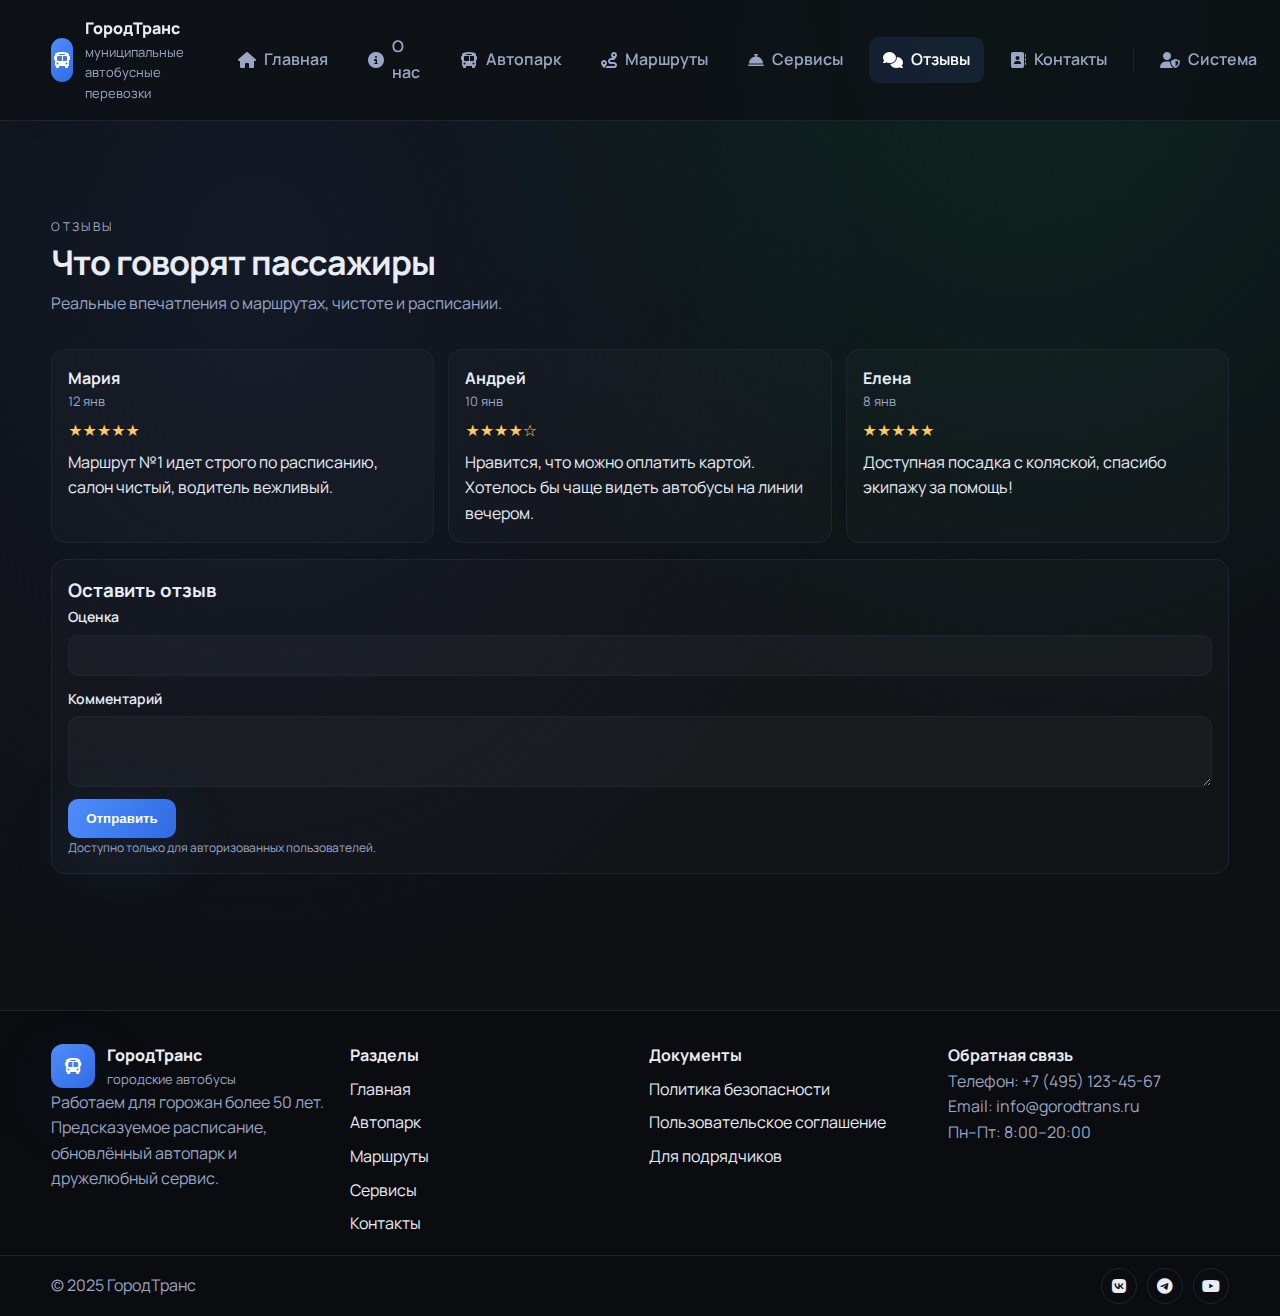
<file: reviews.html>
<!DOCTYPE html>
<html lang="ru">
<head>
    <meta charset="UTF-8">
    <meta name="viewport" content="width=device-width, initial-scale=1.0">
    <title>Отзывы — ГородТранс</title>
    <link rel="preconnect" href="https://fonts.googleapis.com">
    <link rel="preconnect" href="https://fonts.gstatic.com" crossorigin>
    <link href="https://fonts.googleapis.com/css2?family=Manrope:wght@400;500;600;700&display=swap" rel="stylesheet">
    <link rel="stylesheet" href="https://cdnjs.cloudflare.com/ajax/libs/font-awesome/6.5.1/css/all.min.css">
    <link rel="stylesheet" href="css/style.css">
    <link rel="icon" type="image/x-icon" href="images/favicon.ico">
</head>
<body>
    <header class="main-header">
        <div class="container header-content">
            <div class="logo">
                <div class="logo-icon"><i class="fas fa-bus"></i></div>
                <div class="logo-text">
                    <span class="logo-title">ГородТранс</span>
                    <span class="logo-subtitle">муниципальные автобусные перевозки</span>
                </div>
            </div>
            <button class="mobile-menu-btn" id="mobileMenuBtn" aria-label="Меню">
                <i class="fas fa-bars"></i>
            </button>
            <nav class="main-nav" id="mainNav">
                <ul class="nav-list">
                    <li><a href="index.html" class="nav-link" data-page="home"><i class="fas fa-home"></i> Главная</a></li>
                    <li><a href="about.html" class="nav-link" data-page="about"><i class="fas fa-circle-info"></i> О нас</a></li>
                    <li><a href="buses.html" class="nav-link" data-page="buses"><i class="fas fa-bus"></i> Автопарк</a></li>
                    <li><a href="routes.html" class="nav-link" data-page="routes"><i class="fas fa-route"></i> Маршруты</a></li>
                    <li><a href="services.html" class="nav-link" data-page="services"><i class="fas fa-concierge-bell"></i> Сервисы</a></li>
                    <li><a href="reviews.html" class="nav-link active" data-page="reviews"><i class="fas fa-comments"></i> Отзывы</a></li>
                    <li><a href="contacts.html" class="nav-link" data-page="contacts"><i class="fas fa-address-book"></i> Контакты</a></li>
                    <li class="nav-divider"></li>
                    <li><a href="system.html" class="nav-link btn-system" data-page="system"><i class="fas fa-user-shield"></i> Система</a></li>
                </ul>
            </nav>
            <button class="btn btn-ghost" id="loginBtn"><i class="fas fa-user"></i> <span id="loginBtnLabel">Войти</span></button>
        </div>
    </header>

    <section id="reviews" class="page section">
        <div class="container">
            <div class="section-head">
                <div>
                    <p class="eyebrow">Отзывы</p>
                    <h2>Что говорят пассажиры</h2>
                    <p class="section-subtitle">Реальные впечатления о маршрутах, чистоте и расписании.</p>
                </div>
            </div>
            <div class="reviews-grid" id="reviewsList"></div>
            <div class="review-form-card">
                <h3>Оставить отзыв</h3>
                <form id="reviewForm">
                    <label>Оценка
                        <input type="number" id="reviewRating" min="1" max="5" required>
                    </label>
                    <label>Комментарий
                        <textarea id="reviewText" rows="3" required></textarea>
                    </label>
                    <button class="btn btn-primary" type="submit" id="reviewSubmit">Отправить</button>
                    <p class="muted small" id="reviewHint">Доступно только для авторизованных пользователей.</p>
                </form>
            </div>
        </div>
    </section>

    <footer class="main-footer">
        <div class="container footer-content">
            <div>
                <div class="logo">
                    <div class="logo-icon"><i class="fas fa-bus"></i></div>
                    <div class="logo-text">
                        <span class="logo-title">ГородТранс</span>
                        <span class="logo-subtitle">городские автобусы</span>
                    </div>
                </div>
                <p class="muted">Работаем для горожан более 50 лет. Предсказуемое расписание, обновлённый автопарк и дружелюбный сервис.</p>
            </div>
            <div>
                <h4>Разделы</h4>
                <ul class="footer-menu">
                    <li><a href="index.html">Главная</a></li>
                    <li><a href="buses.html">Автопарк</a></li>
                    <li><a href="routes.html">Маршруты</a></li>
                    <li><a href="services.html">Сервисы</a></li>
                    <li><a href="contacts.html">Контакты</a></li>
                </ul>
            </div>
            <div>
                <h4>Документы</h4>
                <ul class="footer-menu">
                    <li><a href="#">Политика безопасности</a></li>
                    <li><a href="#">Пользовательское соглашение</a></li>
                    <li><a href="#">Для подрядчиков</a></li>
                </ul>
            </div>
            <div>
                <h4>Обратная связь</h4>
                <p class="muted">Телефон: +7 (495) 123-45-67</p>
                <p class="muted">Email: info@gorodtrans.ru</p>
                <p class="muted">Пн–Пт: 8:00–20:00</p>
            </div>
        </div>
        <div class="footer-bottom">
            <div class="container footer-bottom-content">
                <span class="muted">© 2025 ГородТранс</span>
                <div class="social-links">
                    <a href="#"><i class="fab fa-vk"></i></a>
                    <a href="#"><i class="fab fa-telegram"></i></a>
                    <a href="#"><i class="fab fa-youtube"></i></a>
                </div>
            </div>
        </div>
    </footer>

    <div class="toast-container" id="toastContainer"></div>

    <div class="modal" id="loginModal">
        <div class="modal-content">
            <div class="modal-header">
                <h3>Вход</h3>
                <button class="close-modal" aria-label="Закрыть">&times;</button>
            </div>
            <form id="loginForm">
                <label>Email
                    <input type="email" id="loginEmail" required>
                </label>
                <label>Пароль
                    <input type="password" id="loginPassword" required>
                </label>
                <button class="btn btn-primary" type="submit">Войти</button>
                <p class="muted small">Тестовый доступ: demo@gorodtrans.ru / demo123</p>
            </form>
        </div>
    </div>

    <button class="back-to-top" id="backToTop" aria-label="Наверх">
        <i class="fas fa-chevron-up"></i>
    </button>

    <script src="js/app.js"></script>
</body>
</html>
</file>
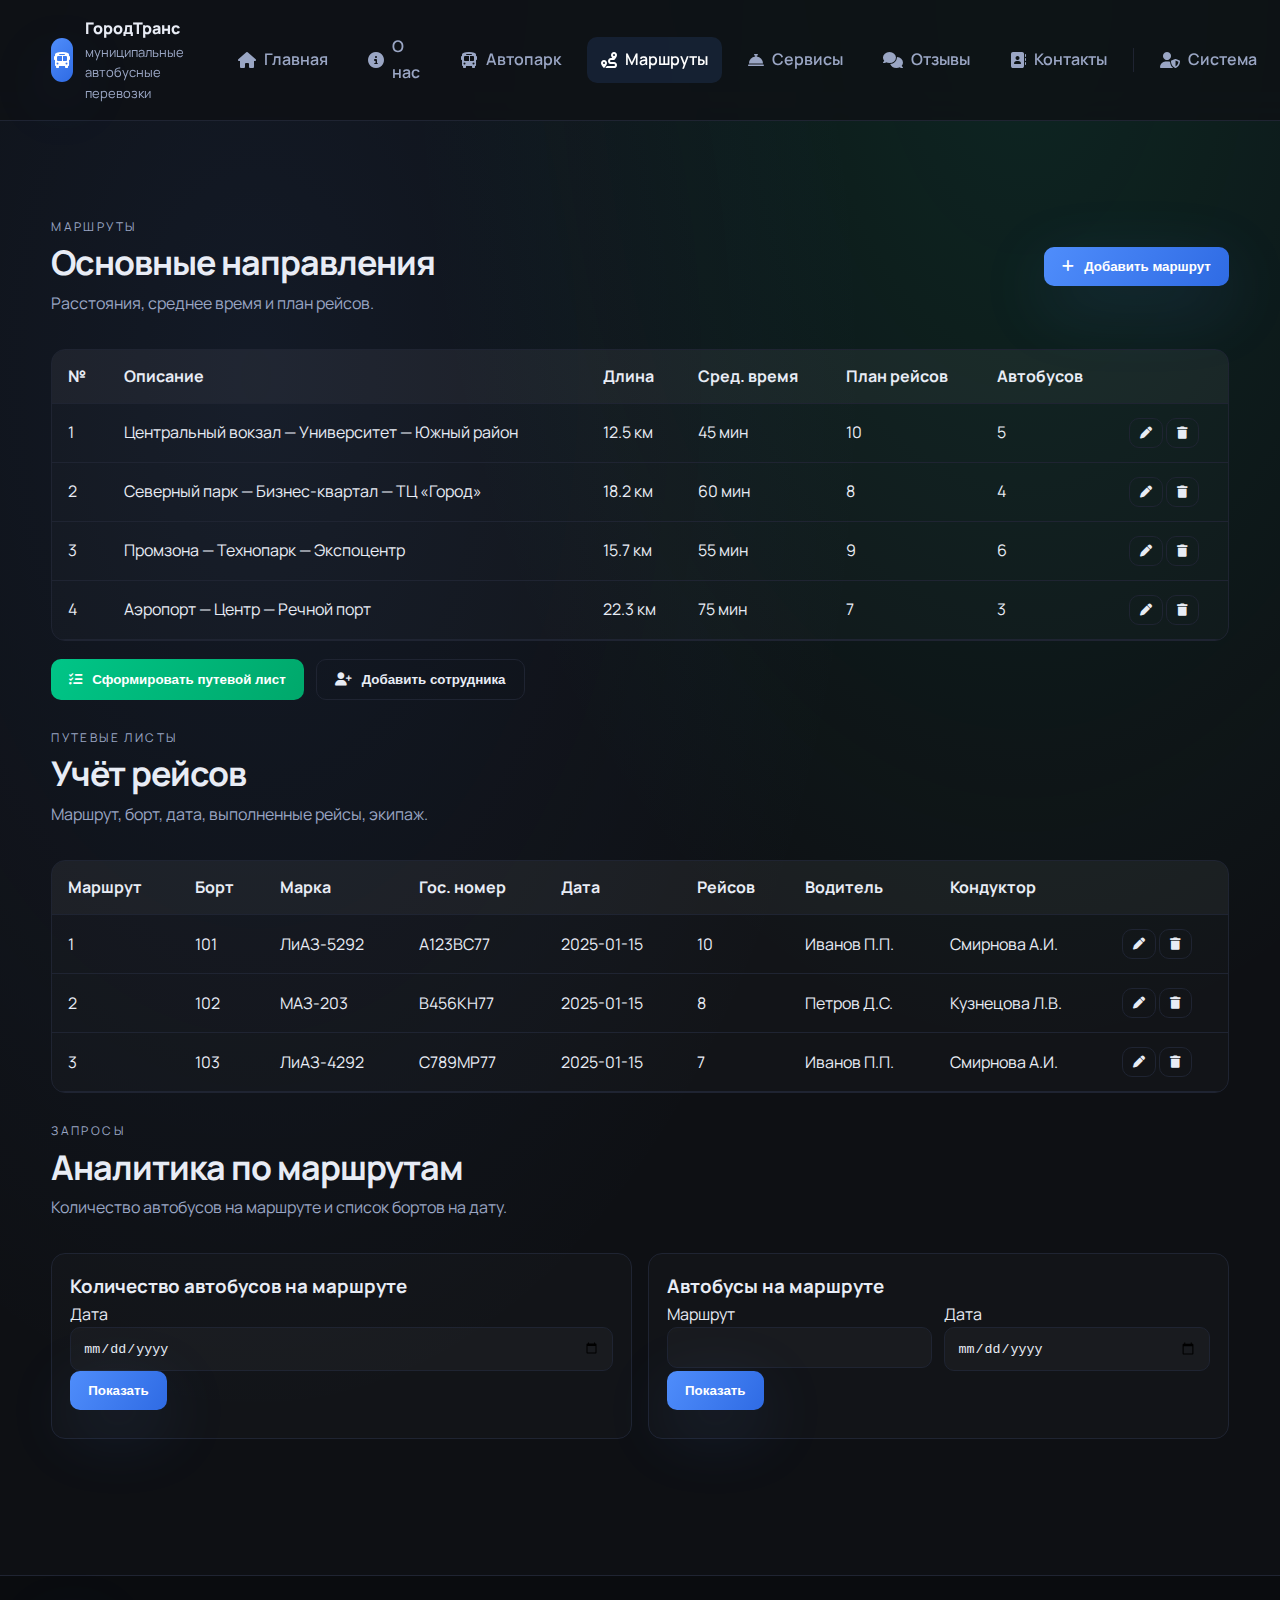
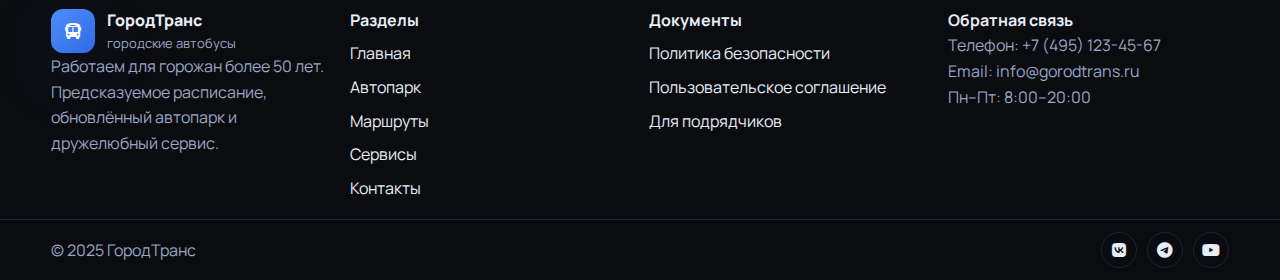
<file: routes.html>
<!DOCTYPE html>
<html lang="ru">
<head>
    <meta charset="UTF-8">
    <meta name="viewport" content="width=device-width, initial-scale=1.0">
    <title>Маршруты — ГородТранс</title>
    <link rel="preconnect" href="https://fonts.googleapis.com">
    <link rel="preconnect" href="https://fonts.gstatic.com" crossorigin>
    <link href="https://fonts.googleapis.com/css2?family=Manrope:wght@400;500;600;700&display=swap" rel="stylesheet">
    <link rel="stylesheet" href="https://cdnjs.cloudflare.com/ajax/libs/font-awesome/6.5.1/css/all.min.css">
    <link rel="stylesheet" href="css/style.css">
    <link rel="icon" type="image/x-icon" href="images/favicon.ico">
</head>
<body>
    <header class="main-header">
        <div class="container header-content">
            <div class="logo">
                <div class="logo-icon"><i class="fas fa-bus"></i></div>
                <div class="logo-text">
                    <span class="logo-title">ГородТранс</span>
                    <span class="logo-subtitle">муниципальные автобусные перевозки</span>
                </div>
            </div>
            <button class="mobile-menu-btn" id="mobileMenuBtn" aria-label="Меню">
                <i class="fas fa-bars"></i>
            </button>
            <nav class="main-nav" id="mainNav">
                <ul class="nav-list">
                    <li><a href="index.html" class="nav-link" data-page="home"><i class="fas fa-home"></i> Главная</a></li>
                    <li><a href="about.html" class="nav-link" data-page="about"><i class="fas fa-circle-info"></i> О нас</a></li>
                    <li><a href="buses.html" class="nav-link" data-page="buses"><i class="fas fa-bus"></i> Автопарк</a></li>
                    <li><a href="routes.html" class="nav-link active" data-page="routes"><i class="fas fa-route"></i> Маршруты</a></li>
                    <li><a href="services.html" class="nav-link" data-page="services"><i class="fas fa-concierge-bell"></i> Сервисы</a></li>
                    <li><a href="reviews.html" class="nav-link" data-page="reviews"><i class="fas fa-comments"></i> Отзывы</a></li>
                    <li><a href="contacts.html" class="nav-link" data-page="contacts"><i class="fas fa-address-book"></i> Контакты</a></li>
                    <li class="nav-divider"></li>
                    <li><a href="system.html" class="nav-link btn-system" data-page="system"><i class="fas fa-user-shield"></i> Система</a></li>
                </ul>
            </nav>
            <button class="btn btn-ghost" id="loginBtn"><i class="fas fa-user"></i> <span id="loginBtnLabel">Войти</span></button>
        </div>
    </header>

    <section id="routes" class="page section">
        <div class="container">
            <div class="section-head">
                <div>
                    <p class="eyebrow">Маршруты</p>
                    <h2>Основные направления</h2>
                    <p class="section-subtitle">Расстояния, среднее время и план рейсов.</p>
                </div>
                <button class="btn btn-primary" data-modal-target="addRouteModal"><i class="fas fa-plus"></i> Добавить маршрут</button>
            </div>
            <div class="table-wrapper">
                <table class="data-table">
                    <thead>
                        <tr>
                            <th>№</th>
                            <th>Описание</th>
                            <th>Длина</th>
                            <th>Сред. время</th>
                            <th>План рейсов</th>
                            <th>Автобусов</th>
                            <th></th>
                        </tr>
                    </thead>
                    <tbody id="routesTableBody"></tbody>
                </table>
            </div>
            <div class="quick-actions">
                <button class="btn btn-secondary" data-modal-target="addRouteListModal"><i class="fas fa-list-check"></i> Сформировать путевой лист</button>
                <button class="btn btn-ghost" data-modal-target="addPersonnelModal"><i class="fas fa-user-plus"></i> Добавить сотрудника</button>
            </div>

            <div class="section-head" style="margin-top:28px;">
                <div>
                    <p class="eyebrow">Путевые листы</p>
                    <h2>Учёт рейсов</h2>
                    <p class="section-subtitle">Маршрут, борт, дата, выполненные рейсы, экипаж.</p>
                </div>
            </div>
            <div class="table-wrapper">
                <table class="data-table">
                    <thead>
                        <tr>
                            <th>Маршрут</th>
                            <th>Борт</th>
                            <th>Марка</th>
                            <th>Гос. номер</th>
                            <th>Дата</th>
                            <th>Рейсов</th>
                            <th>Водитель</th>
                            <th>Кондуктор</th>
                            <th></th>
                        </tr>
                    </thead>
                    <tbody id="routeListsTableBody"></tbody>
                </table>
            </div>

            <div class="section-head" style="margin-top:28px;">
                <div>
                    <p class="eyebrow">Запросы</p>
                    <h2>Аналитика по маршрутам</h2>
                    <p class="section-subtitle">Количество автобусов на маршруте и список бортов на дату.</p>
                </div>
            </div>
            <div class="cards-grid">
                <div class="card">
                    <h3>Количество автобусов на маршруте</h3>
                    <label>Дата
                        <input type="date" id="queryDate">
                    </label>
                    <button class="btn btn-primary" id="queryBusesPerRoute">Показать</button>
                    <div id="busesPerRouteResults" class="muted" style="margin-top:10px;"></div>
                </div>
                <div class="card">
                    <h3>Автобусы на маршруте</h3>
                    <div class="form-row">
                        <label>Маршрут
                            <input type="text" id="queryRoute">
                        </label>
                        <label>Дата
                            <input type="date" id="queryDate2">
                        </label>
                    </div>
                    <button class="btn btn-primary" id="queryBusesOnRoute">Показать</button>
                    <div id="busesOnRouteResults" class="muted" style="margin-top:10px;"></div>
                </div>
            </div>
        </div>
    </section>

    <footer class="main-footer">
        <div class="container footer-content">
            <div>
                <div class="logo">
                    <div class="logo-icon"><i class="fas fa-bus"></i></div>
                    <div class="logo-text">
                        <span class="logo-title">ГородТранс</span>
                        <span class="logo-subtitle">городские автобусы</span>
                    </div>
                </div>
                <p class="muted">Работаем для горожан более 50 лет. Предсказуемое расписание, обновлённый автопарк и дружелюбный сервис.</p>
            </div>
            <div>
                <h4>Разделы</h4>
                <ul class="footer-menu">
                    <li><a href="index.html">Главная</a></li>
                    <li><a href="buses.html">Автопарк</a></li>
                    <li><a href="routes.html">Маршруты</a></li>
                    <li><a href="services.html">Сервисы</a></li>
                    <li><a href="contacts.html">Контакты</a></li>
                </ul>
            </div>
            <div>
                <h4>Документы</h4>
                <ul class="footer-menu">
                    <li><a href="#">Политика безопасности</a></li>
                    <li><a href="#">Пользовательское соглашение</a></li>
                    <li><a href="#">Для подрядчиков</a></li>
                </ul>
            </div>
            <div>
                <h4>Обратная связь</h4>
                <p class="muted">Телефон: +7 (495) 123-45-67</p>
                <p class="muted">Email: info@gorodtrans.ru</p>
                <p class="muted">Пн–Пт: 8:00–20:00</p>
            </div>
        </div>
        <div class="footer-bottom">
            <div class="container footer-bottom-content">
                <span class="muted">© 2025 ГородТранс</span>
                <div class="social-links">
                    <a href="#"><i class="fab fa-vk"></i></a>
                    <a href="#"><i class="fab fa-telegram"></i></a>
                    <a href="#"><i class="fab fa-youtube"></i></a>
                </div>
            </div>
        </div>
    </footer>

    <div class="toast-container" id="toastContainer"></div>

    <div class="modal" id="loginModal">
        <div class="modal-content">
            <div class="modal-header">
                <h3>Вход</h3>
                <button class="close-modal" aria-label="Закрыть">&times;</button>
            </div>
            <form id="loginForm">
                <label>Email
                    <input type="email" id="loginEmail" required>
                </label>
                <label>Пароль
                    <input type="password" id="loginPassword" required>
                </label>
                <button class="btn btn-primary" type="submit">Войти</button>
                <p class="muted small">Тестовый доступ: demo@gorodtrans.ru / demo123</p>
            </form>
        </div>
    </div>

    <div class="modal" id="addRouteModal">
        <div class="modal-content">
            <div class="modal-header">
                <h3>Добавить маршрут</h3>
                <button class="close-modal" aria-label="Закрыть">&times;</button>
            </div>
            <form id="addRouteForm">
                <label>№ маршрута<input type="text" id="routeNum" required></label>
                <label>Описание<textarea id="routeDescription" rows="3" required></textarea></label>
                <div class="form-row">
                    <label>Длина (км)<input type="number" id="routeLength" step="0.1" required></label>
                    <label>Среднее время (мин)<input type="number" id="routeTime" required></label>
                </div>
                <label>План рейсов в день<input type="number" id="routeTrips" required></label>
                <label>Автобусов на линии<input type="number" id="routeBuses" required></label>
                <button class="btn btn-primary" type="submit">Сохранить</button>
            </form>
        </div>
    </div>

    <div class="modal" id="addRouteListModal">
        <div class="modal-content">
            <div class="modal-header">
                <h3>Сформировать путевой лист</h3>
                <button class="close-modal" aria-label="Закрыть">&times;</button>
            </div>
            <form id="addRouteListForm">
                <label>Маршрут<input type="text" id="routeListRoute" required></label>
                <label>Автобус<input type="text" id="routeListBus" required></label>
                <div class="form-row">
                    <label>Дата<input type="date" id="routeListDate" required></label>
                    <label>Рейсов выполнено<input type="number" id="routeListTrips" min="1" required></label>
                </div>
                <label>Водитель<input type="text" id="routeListDriver" required></label>
                <label>Кондуктор<input type="text" id="routeListConductor" required></label>
                <button class="btn btn-primary" type="submit">Сохранить</button>
            </form>
        </div>
    </div>

    <div class="modal" id="addPersonnelModal">
        <div class="modal-content">
            <div class="modal-header">
                <h3>Добавить сотрудника</h3>
                <button class="close-modal" aria-label="Закрыть">&times;</button>
            </div>
            <form id="addPersonnelForm">
                <label>Табельный номер<input type="text" id="personnelTabNum" required></label>
                <label>ФИО<input type="text" id="personnelName" required></label>
                <label>Категория
                    <select id="personnelCategory" required>
                        <option value="">Выберите</option>
                        <option value="администрация">Администрация</option>
                        <option value="итр">Инженерно-технический</option>
                        <option value="обслуживание">Обслуживание маршрутов</option>
                    </select>
                </label>
                <label>Должность<input type="text" id="personnelPosition" required></label>
                <div class="form-row">
                    <label>Дата рождения<input type="date" id="personnelBirthDate" required></label>
                    <label>Дата приема<input type="date" id="personnelHireDate" required></label>
                </div>
                <label>Адрес<input type="text" id="personnelAddress"></label>
                <div class="form-row">
                    <label>Телефон дом.<input type="text" id="personnelPhoneHome"></label>
                    <label>Телефон раб.<input type="text" id="personnelPhoneWork"></label>
                </div>
                <label>Автобус (если закреплен)<input type="text" id="personnelBus"></label>
                <button class="btn btn-primary" type="submit">Сохранить</button>
            </form>
        </div>
    </div>

    <button class="back-to-top" id="backToTop" aria-label="Наверх">
        <i class="fas fa-chevron-up"></i>
    </button>

    <script src="js/app.js"></script>
</body>
</html>
</file>
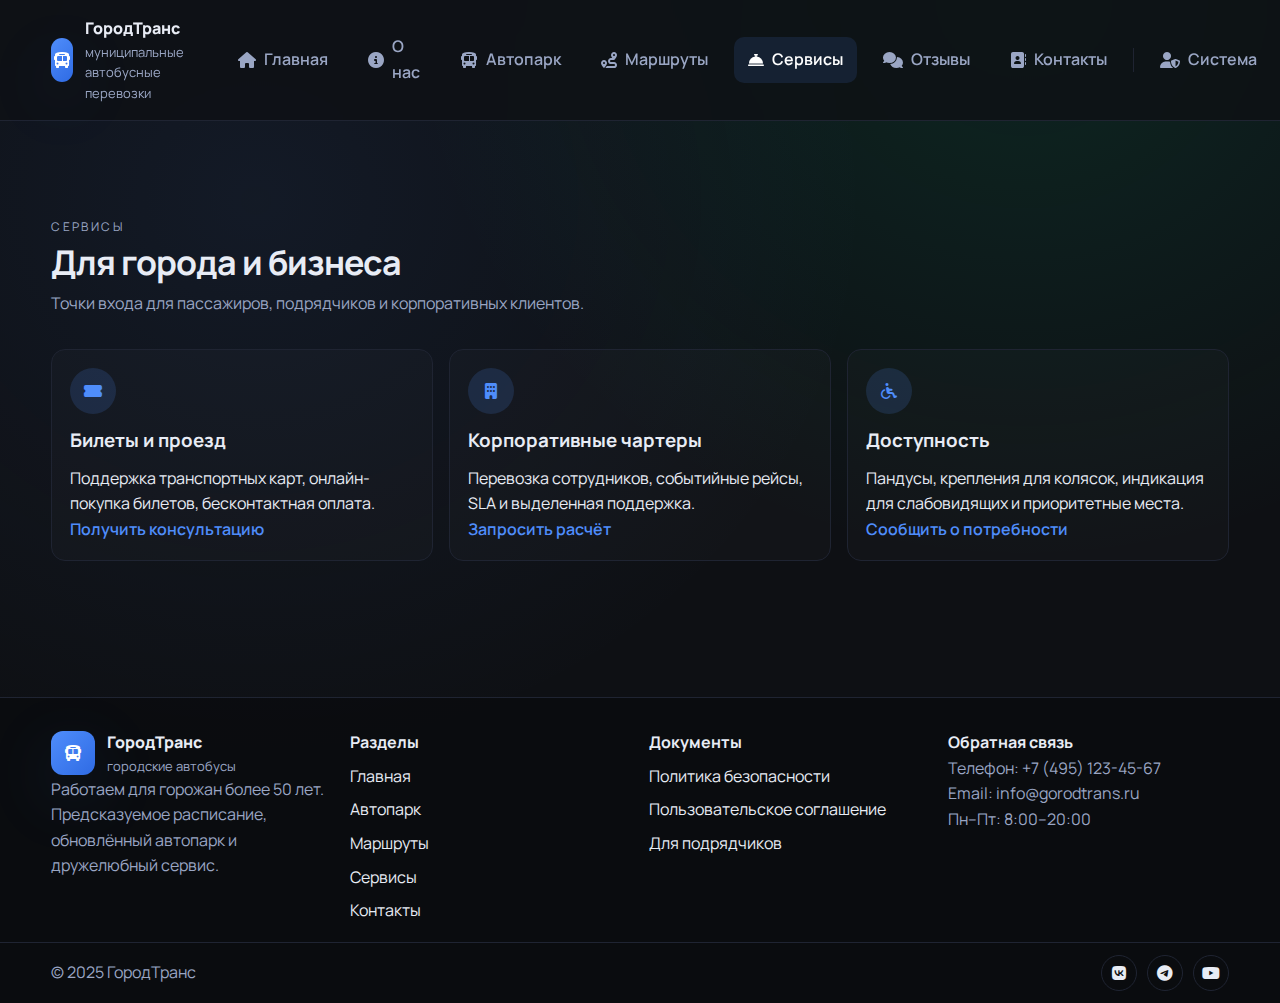
<file: services.html>
<!DOCTYPE html>
<html lang="ru">
<head>
    <meta charset="UTF-8">
    <meta name="viewport" content="width=device-width, initial-scale=1.0">
    <title>Сервисы — ГородТранс</title>
    <link rel="preconnect" href="https://fonts.googleapis.com">
    <link rel="preconnect" href="https://fonts.gstatic.com" crossorigin>
    <link href="https://fonts.googleapis.com/css2?family=Manrope:wght@400;500;600;700&display=swap" rel="stylesheet">
    <link rel="stylesheet" href="https://cdnjs.cloudflare.com/ajax/libs/font-awesome/6.5.1/css/all.min.css">
    <link rel="stylesheet" href="css/style.css">
    <link rel="icon" type="image/x-icon" href="images/favicon.ico">
</head>
<body>
    <header class="main-header">
        <div class="container header-content">
            <div class="logo">
                <div class="logo-icon"><i class="fas fa-bus"></i></div>
                <div class="logo-text">
                    <span class="logo-title">ГородТранс</span>
                    <span class="logo-subtitle">муниципальные автобусные перевозки</span>
                </div>
            </div>
            <button class="mobile-menu-btn" id="mobileMenuBtn" aria-label="Меню">
                <i class="fas fa-bars"></i>
            </button>
            <nav class="main-nav" id="mainNav">
                <ul class="nav-list">
                    <li><a href="index.html" class="nav-link" data-page="home"><i class="fas fa-home"></i> Главная</a></li>
                    <li><a href="about.html" class="nav-link" data-page="about"><i class="fas fa-circle-info"></i> О нас</a></li>
                    <li><a href="buses.html" class="nav-link" data-page="buses"><i class="fas fa-bus"></i> Автопарк</a></li>
                    <li><a href="routes.html" class="nav-link" data-page="routes"><i class="fas fa-route"></i> Маршруты</a></li>
                    <li><a href="services.html" class="nav-link active" data-page="services"><i class="fas fa-concierge-bell"></i> Сервисы</a></li>
                    <li><a href="reviews.html" class="nav-link" data-page="reviews"><i class="fas fa-comments"></i> Отзывы</a></li>
                    <li><a href="contacts.html" class="nav-link" data-page="contacts"><i class="fas fa-address-book"></i> Контакты</a></li>
                    <li class="nav-divider"></li>
                    <li><a href="system.html" class="nav-link btn-system" data-page="system"><i class="fas fa-user-shield"></i> Система</a></li>
                </ul>
            </nav>
            <button class="btn btn-ghost" id="loginBtn"><i class="fas fa-user"></i> <span id="loginBtnLabel">Войти</span></button>
        </div>
    </header>

    <section id="services" class="page section">
        <div class="container">
            <div class="section-head">
                <div>
                    <p class="eyebrow">Сервисы</p>
                    <h2>Для города и бизнеса</h2>
                    <p class="section-subtitle">Точки входа для пассажиров, подрядчиков и корпоративных клиентов.</p>
                </div>
            </div>
            <div class="cards-grid services">
                <article class="card">
                    <div class="icon-circle"><i class="fas fa-ticket-alt"></i></div>
                    <h3>Билеты и проезд</h3>
                    <p>Поддержка транспортных карт, онлайн-покупка билетов, бесконтактная оплата.</p>
                    <a class="text-link" href="contacts.html">Получить консультацию</a>
                </article>
                <article class="card">
                    <div class="icon-circle"><i class="fas fa-building"></i></div>
                    <h3>Корпоративные чартеры</h3>
                    <p>Перевозка сотрудников, событийные рейсы, SLA и выделенная поддержка.</p>
                    <a class="text-link" href="contacts.html">Запросить расчёт</a>
                </article>
                <article class="card">
                    <div class="icon-circle"><i class="fas fa-wheelchair"></i></div>
                    <h3>Доступность</h3>
                    <p>Пандусы, крепления для колясок, индикация для слабовидящих и приоритетные места.</p>
                    <a class="text-link" href="contacts.html">Сообщить о потребности</a>
                </article>
            </div>
        </div>
    </section>

    <footer class="main-footer">
        <div class="container footer-content">
            <div>
                <div class="logo">
                    <div class="logo-icon"><i class="fas fa-bus"></i></div>
                    <div class="logo-text">
                        <span class="logo-title">ГородТранс</span>
                        <span class="logo-subtitle">городские автобусы</span>
                    </div>
                </div>
                <p class="muted">Работаем для горожан более 50 лет. Предсказуемое расписание, обновлённый автопарк и дружелюбный сервис.</p>
            </div>
            <div>
                <h4>Разделы</h4>
                <ul class="footer-menu">
                    <li><a href="index.html">Главная</a></li>
                    <li><a href="buses.html">Автопарк</a></li>
                    <li><a href="routes.html">Маршруты</a></li>
                    <li><a href="services.html">Сервисы</a></li>
                    <li><a href="contacts.html">Контакты</a></li>
                </ul>
            </div>
            <div>
                <h4>Документы</h4>
                <ul class="footer-menu">
                    <li><a href="#">Политика безопасности</a></li>
                    <li><a href="#">Пользовательское соглашение</a></li>
                    <li><a href="#">Для подрядчиков</a></li>
                </ul>
            </div>
            <div>
                <h4>Обратная связь</h4>
                <p class="muted">Телефон: +7 (495) 123-45-67</p>
                <p class="muted">Email: info@gorodtrans.ru</p>
                <p class="muted">Пн–Пт: 8:00–20:00</p>
            </div>
        </div>
        <div class="footer-bottom">
            <div class="container footer-bottom-content">
                <span class="muted">© 2025 ГородТранс</span>
                <div class="social-links">
                    <a href="#"><i class="fab fa-vk"></i></a>
                    <a href="#"><i class="fab fa-telegram"></i></a>
                    <a href="#"><i class="fab fa-youtube"></i></a>
                </div>
            </div>
        </div>
    </footer>

    <div class="toast-container" id="toastContainer"></div>

    <div class="modal" id="loginModal">
        <div class="modal-content">
            <div class="modal-header">
                <h3>Вход</h3>
                <button class="close-modal" aria-label="Закрыть">&times;</button>
            </div>
            <form id="loginForm">
                <label>Email
                    <input type="email" id="loginEmail" required>
                </label>
                <label>Пароль
                    <input type="password" id="loginPassword" required>
                </label>
                <button class="btn btn-primary" type="submit">Войти</button>
                <p class="muted small">Тестовый доступ: demo@gorodtrans.ru / demo123</p>
            </form>
        </div>
    </div>

    <button class="back-to-top" id="backToTop" aria-label="Наверх">
        <i class="fas fa-chevron-up"></i>
    </button>

    <script src="js/app.js"></script>
</body>
</html>
</file>
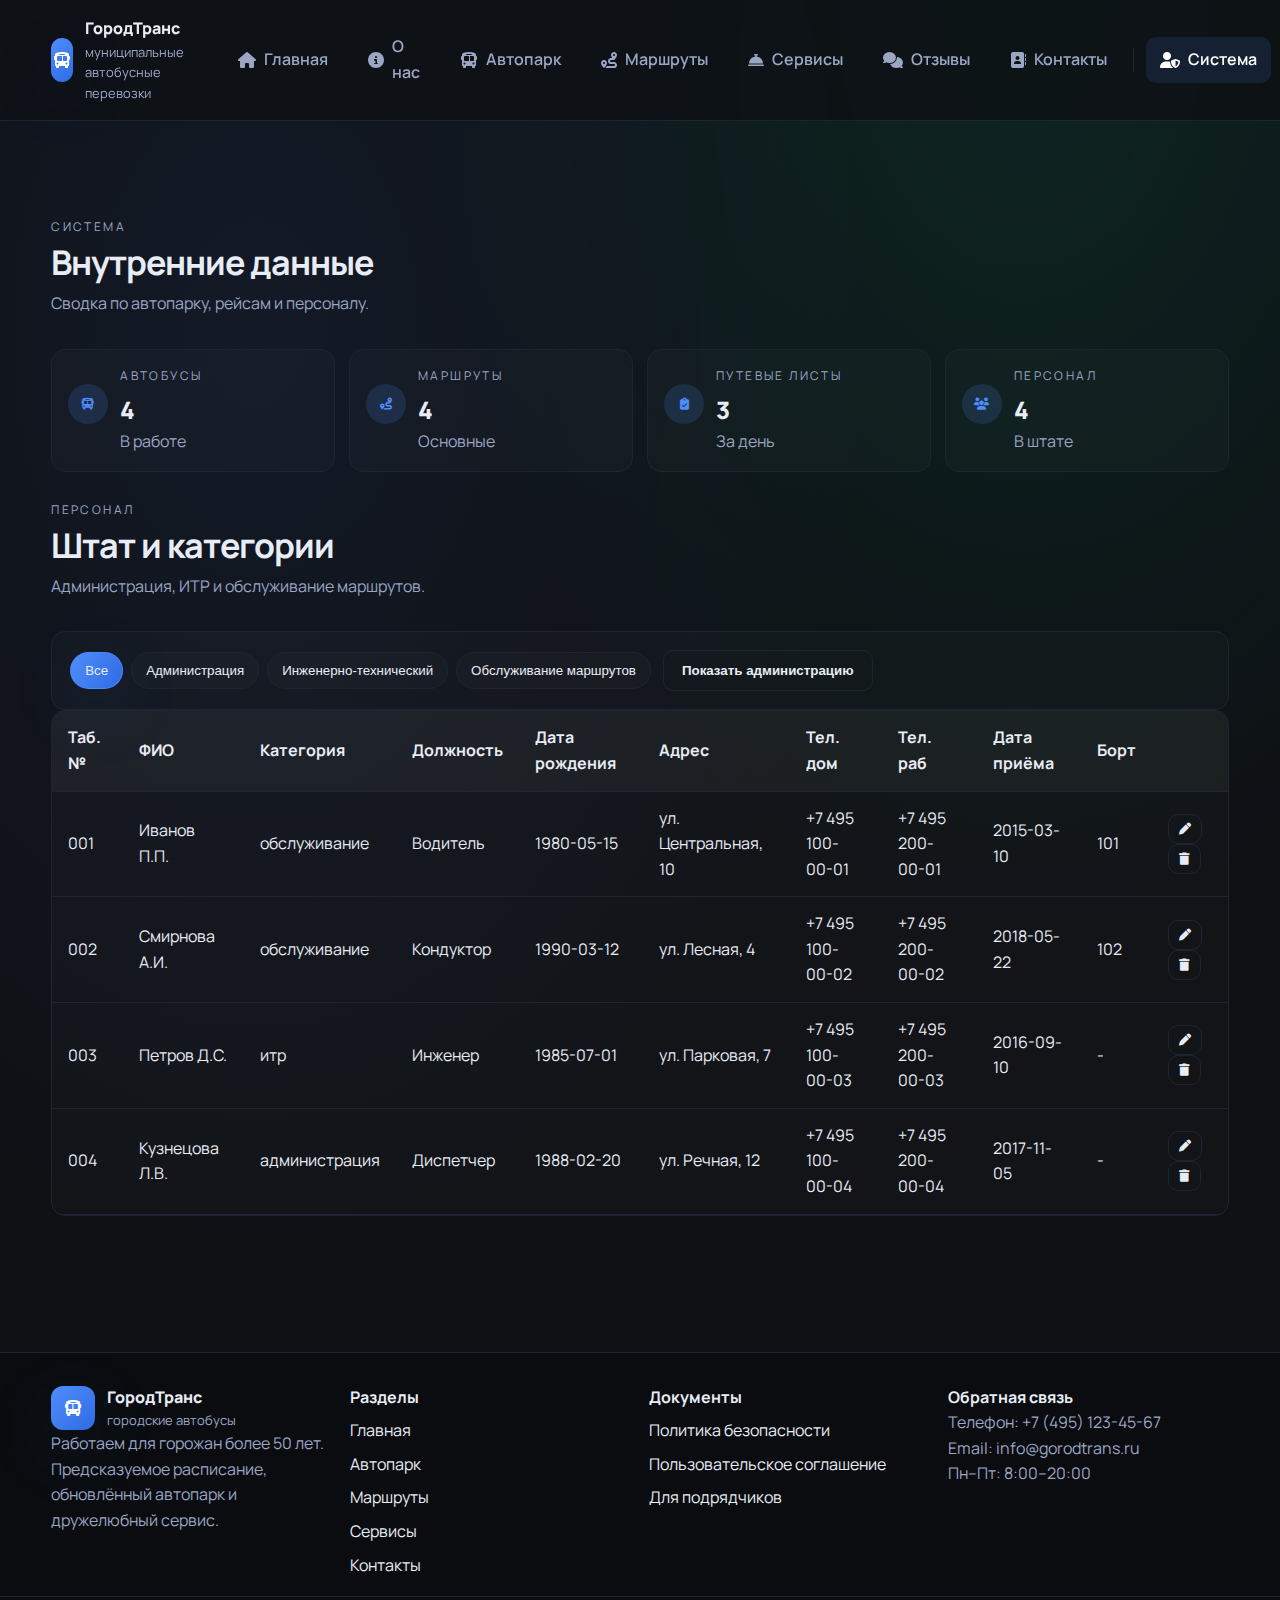
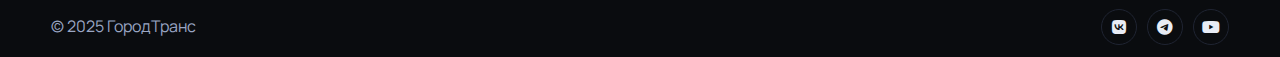
<file: system.html>
<!DOCTYPE html>
<html lang="ru">
<head>
    <meta charset="UTF-8">
    <meta name="viewport" content="width=device-width, initial-scale=1.0">
    <title>Система — ГородТранс</title>
    <link rel="preconnect" href="https://fonts.googleapis.com">
    <link rel="preconnect" href="https://fonts.gstatic.com" crossorigin>
    <link href="https://fonts.googleapis.com/css2?family=Manrope:wght@400;500;600;700&display=swap" rel="stylesheet">
    <link rel="stylesheet" href="https://cdnjs.cloudflare.com/ajax/libs/font-awesome/6.5.1/css/all.min.css">
    <link rel="stylesheet" href="css/style.css">
    <link rel="icon" type="image/x-icon" href="images/favicon.ico">
</head>
<body>
    <header class="main-header">
        <div class="container header-content">
            <div class="logo">
                <div class="logo-icon"><i class="fas fa-bus"></i></div>
                <div class="logo-text">
                    <span class="logo-title">ГородТранс</span>
                    <span class="logo-subtitle">муниципальные автобусные перевозки</span>
                </div>
            </div>
            <button class="mobile-menu-btn" id="mobileMenuBtn" aria-label="Меню">
                <i class="fas fa-bars"></i>
            </button>
            <nav class="main-nav" id="mainNav">
                <ul class="nav-list">
                    <li><a href="index.html" class="nav-link" data-page="home"><i class="fas fa-home"></i> Главная</a></li>
                    <li><a href="about.html" class="nav-link" data-page="about"><i class="fas fa-circle-info"></i> О нас</a></li>
                    <li><a href="buses.html" class="nav-link" data-page="buses"><i class="fas fa-bus"></i> Автопарк</a></li>
                    <li><a href="routes.html" class="nav-link" data-page="routes"><i class="fas fa-route"></i> Маршруты</a></li>
                    <li><a href="services.html" class="nav-link" data-page="services"><i class="fas fa-concierge-bell"></i> Сервисы</a></li>
                    <li><a href="reviews.html" class="nav-link" data-page="reviews"><i class="fas fa-comments"></i> Отзывы</a></li>
                    <li><a href="contacts.html" class="nav-link" data-page="contacts"><i class="fas fa-address-book"></i> Контакты</a></li>
                    <li class="nav-divider"></li>
                    <li><a href="system.html" class="nav-link active btn-system" data-page="system"><i class="fas fa-user-shield"></i> Система</a></li>
                </ul>
            </nav>
            <button class="btn btn-ghost" id="loginBtn"><i class="fas fa-user"></i> <span id="loginBtnLabel">Войти</span></button>
        </div>
    </header>

    <section id="system" class="page section">
        <div class="container">
            <div class="section-head">
                <div>
                    <p class="eyebrow">Система</p>
                    <h2>Внутренние данные</h2>
                    <p class="section-subtitle">Сводка по автопарку, рейсам и персоналу.</p>
                </div>
            </div>
            <div class="dashboard-grid">
                <div class="dashboard-card">
                    <div class="icon-circle small"><i class="fas fa-bus"></i></div>
                    <div>
                        <p class="eyebrow">Автобусы</p>
                        <p class="metric" id="metricBuses">0</p>
                        <p class="muted">В работе</p>
                    </div>
                </div>
                <div class="dashboard-card">
                    <div class="icon-circle small"><i class="fas fa-route"></i></div>
                    <div>
                        <p class="eyebrow">Маршруты</p>
                        <p class="metric" id="metricRoutes">0</p>
                        <p class="muted">Основные</p>
                    </div>
                </div>
                <div class="dashboard-card">
                    <div class="icon-circle small"><i class="fas fa-clipboard-check"></i></div>
                    <div>
                        <p class="eyebrow">Путевые листы</p>
                        <p class="metric" id="metricRouteLists">0</p>
                        <p class="muted">За день</p>
                    </div>
                </div>
                <div class="dashboard-card">
                    <div class="icon-circle small"><i class="fas fa-users"></i></div>
                    <div>
                        <p class="eyebrow">Персонал</p>
                        <p class="metric" id="metricPersonnel">0</p>
                        <p class="muted">В штате</p>
                    </div>
                </div>
            </div>

            <div class="section-head" style="margin-top:28px;">
                <div>
                    <p class="eyebrow">Персонал</p>
                    <h2>Штат и категории</h2>
                    <p class="section-subtitle">Администрация, ИТР и обслуживание маршрутов.</p>
                </div>
            </div>
            <div class="card filter-bar">
                <div class="chip-group" id="personnelChips">
                    <button class="chip chip-active" data-category="">Все</button>
                    <button class="chip" data-category="администрация">Администрация</button>
                    <button class="chip" data-category="итр">Инженерно-технический</button>
                    <button class="chip" data-category="обслуживание">Обслуживание маршрутов</button>
                </div>
                <div class="filter-actions">
                    <button class="btn btn-ghost" id="queryAdminStaff">Показать администрацию</button>
                </div>
            </div>
            <div class="table-wrapper">
                <table class="data-table">
                    <thead>
                        <tr>
                            <th>Таб. №</th>
                            <th>ФИО</th>
                            <th>Категория</th>
                            <th>Должность</th>
                            <th>Дата рождения</th>
                            <th>Адрес</th>
                            <th>Тел. дом</th>
                            <th>Тел. раб</th>
                            <th>Дата приёма</th>
                            <th>Борт</th>
                            <th></th>
                        </tr>
                    </thead>
                    <tbody id="personnelTableBody"></tbody>
                </table>
            </div>
        </div>
    </section>

    <footer class="main-footer">
        <div class="container footer-content">
            <div>
                <div class="logo">
                    <div class="logo-icon"><i class="fas fa-bus"></i></div>
                    <div class="logo-text">
                        <span class="logo-title">ГородТранс</span>
                        <span class="logo-subtitle">городские автобусы</span>
                    </div>
                </div>
                <p class="muted">Работаем для горожан более 50 лет. Предсказуемое расписание, обновлённый автопарк и дружелюбный сервис.</p>
            </div>
            <div>
                <h4>Разделы</h4>
                <ul class="footer-menu">
                    <li><a href="index.html">Главная</a></li>
                    <li><a href="buses.html">Автопарк</a></li>
                    <li><a href="routes.html">Маршруты</a></li>
                    <li><a href="services.html">Сервисы</a></li>
                    <li><a href="contacts.html">Контакты</a></li>
                </ul>
            </div>
            <div>
                <h4>Документы</h4>
                <ul class="footer-menu">
                    <li><a href="#">Политика безопасности</a></li>
                    <li><a href="#">Пользовательское соглашение</a></li>
                    <li><a href="#">Для подрядчиков</a></li>
                </ul>
            </div>
            <div>
                <h4>Обратная связь</h4>
                <p class="muted">Телефон: +7 (495) 123-45-67</p>
                <p class="muted">Email: info@gorodtrans.ru</p>
                <p class="muted">Пн–Пт: 8:00–20:00</p>
            </div>
        </div>
        <div class="footer-bottom">
            <div class="container footer-bottom-content">
                <span class="muted">© 2025 ГородТранс</span>
                <div class="social-links">
                    <a href="#"><i class="fab fa-vk"></i></a>
                    <a href="#"><i class="fab fa-telegram"></i></a>
                    <a href="#"><i class="fab fa-youtube"></i></a>
                </div>
            </div>
        </div>
    </footer>

    <div class="toast-container" id="toastContainer"></div>

    <div class="modal" id="addPersonnelModal">
        <div class="modal-content">
            <div class="modal-header">
                <h3>Добавить сотрудника</h3>
                <button class="close-modal" aria-label="Закрыть">&times;</button>
            </div>
            <form id="addPersonnelForm">
                <label>Табельный номер<input type="text" id="personnelTabNum" required></label>
                <label>ФИО<input type="text" id="personnelName" required></label>
                <label>Категория
                    <select id="personnelCategory" required>
                        <option value="">Выберите</option>
                        <option value="администрация">Администрация</option>
                        <option value="итр">Инженерно-технический</option>
                        <option value="обслуживание">Обслуживание маршрутов</option>
                    </select>
                </label>
                <label>Должность<input type="text" id="personnelPosition" required></label>
                <div class="form-row">
                    <label>Дата рождения<input type="date" id="personnelBirthDate" required></label>
                    <label>Дата приема<input type="date" id="personnelHireDate" required></label>
                </div>
                <label>Адрес<input type="text" id="personnelAddress"></label>
                <div class="form-row">
                    <label>Телефон дом.<input type="text" id="personnelPhoneHome"></label>
                    <label>Телефон раб.<input type="text" id="personnelPhoneWork"></label>
                </div>
                <label>Автобус (если закреплен)<input type="text" id="personnelBus"></label>
                <button class="btn btn-primary" type="submit">Сохранить</button>
            </form>
        </div>
    </div>

    <div class="modal" id="loginModal">
        <div class="modal-content">
            <div class="modal-header">
                <h3>Вход</h3>
                <button class="close-modal" aria-label="Закрыть">&times;</button>
            </div>
            <form id="loginForm">
                <label>Email
                    <input type="email" id="loginEmail" required>
                </label>
                <label>Пароль
                    <input type="password" id="loginPassword" required>
                </label>
                <button class="btn btn-primary" type="submit">Войти</button>
                <p class="muted small">Тестовый доступ: demo@gorodtrans.ru / demo123</p>
            </form>
        </div>
    </div>

    <button class="back-to-top" id="backToTop" aria-label="Наверх">
        <i class="fas fa-chevron-up"></i>
    </button>

    <script src="js/app.js"></script>
</body>
</html>
</file>
<file: css/style.css>
:root {
    --bg: #0e1014;
    --panel: #131722;
    --primary: #4f8dfb;
    --primary-strong: #2f6be4;
    --secondary: #00c587;
    --text: #e8ecf5;
    --muted: #9aa6c4;
    --border: #1f2432;
    --glow: 0 20px 70px rgba(79, 141, 251, 0.15);
    --radius: 14px;
    --radius-sm: 10px;
    --shadow: 0 18px 60px rgba(0, 0, 0, 0.35);
    --transition: all 0.25s ease;
}

* {
    box-sizing: border-box;
    margin: 0;
    padding: 0;
}

html {
    scroll-behavior: smooth;
}

body {
    font-family: "Manrope", system-ui, -apple-system, sans-serif;
    background: radial-gradient(120% 140% at 20% 20%, rgba(79, 141, 251, 0.08), transparent 40%),
                radial-gradient(120% 140% at 80% 0%, rgba(0, 197, 135, 0.12), transparent 40%),
                var(--bg);
    color: var(--text);
    line-height: 1.6;
    overflow-x: hidden;
}

a {
    color: inherit;
    text-decoration: none;
}

.container {
    width: min(1180px, 92vw);
    margin: 0 auto;
}

.section {
    padding: 96px 0;
}

.section-head {
    display: flex;
    flex-wrap: wrap;
    align-items: center;
    justify-content: space-between;
    gap: 20px;
    margin-bottom: 32px;
}

.section-head h2 {
    font-size: 34px;
    line-height: 1.2;
    letter-spacing: -0.03em;
}

.section-subtitle {
    color: var(--muted);
    margin-top: 8px;
}

.eyebrow {
    text-transform: uppercase;
    letter-spacing: 0.2em;
    font-size: 12px;
    color: var(--muted);
    margin-bottom: 6px;
}

.btn {
    display: inline-flex;
    align-items: center;
    gap: 10px;
    border: none;
    cursor: pointer;
    font-weight: 700;
    border-radius: var(--radius-sm);
    padding: 12px 18px;
    color: #fff;
    transition: var(--transition);
    background: var(--border);
}

.btn-primary {
    background: linear-gradient(120deg, var(--primary), var(--primary-strong));
    box-shadow: var(--glow);
}

.btn-primary:hover {
    filter: brightness(1.05);
}

.btn-secondary {
    background: linear-gradient(120deg, var(--secondary), #00a86b);
}

.btn-ghost {
    border: 1px solid var(--border);
    color: var(--text);
    background: transparent;
}

.btn-lg {
    padding: 14px 22px;
    font-size: 15px;
}

.btn-sm {
    padding: 8px 10px;
    font-size: 12px;
}

.btn-full {
    width: 100%;
    justify-content: center;
}

.text-link {
    display: inline-flex;
    align-items: center;
    gap: 6px;
    color: var(--primary);
    font-weight: 600;
}

.main-header {
    position: sticky;
    top: 0;
    z-index: 10;
    backdrop-filter: blur(12px);
    background: rgba(14, 16, 20, 0.8);
    border-bottom: 1px solid var(--border);
}

.header-content {
    display: flex;
    align-items: center;
    justify-content: space-between;
    padding: 16px 0;
    gap: 18px;
}

.logo {
    display: flex;
    align-items: center;
    gap: 12px;
}

.logo-icon {
    width: 44px;
    height: 44px;
    display: grid;
    place-items: center;
    border-radius: 12px;
    background: linear-gradient(135deg, var(--primary), var(--primary-strong));
    color: #fff;
    box-shadow: var(--glow);
}

.logo-title {
    font-weight: 800;
}

.logo-subtitle {
    display: block;
    color: var(--muted);
    font-size: 13px;
}

.main-nav .nav-list {
    list-style: none;
    display: flex;
    align-items: center;
    gap: 12px;
}

.nav-link {
    padding: 10px 14px;
    border-radius: 10px;
    color: var(--muted);
    font-weight: 600;
    display: inline-flex;
    align-items: center;
    gap: 8px;
    transition: var(--transition);
}

.nav-link:hover,
.nav-link.active {
    color: #fff;
    background: rgba(79, 141, 251, 0.12);
}

.nav-divider {
    width: 1px;
    height: 24px;
    background: var(--border);
}

.mobile-menu-btn {
    display: none;
    background: none;
    border: 1px solid var(--border);
    color: #fff;
    padding: 10px 12px;
    border-radius: 10px;
}

.hero-section {
    padding: 60px 0 90px;
}

.hero-grid {
    display: grid;
    grid-template-columns: repeat(auto-fit, minmax(300px, 1fr));
    gap: 28px;
    align-items: center;
}

.hero-copy h1 {
    font-size: clamp(32px, 4vw, 44px);
    line-height: 1.1;
    letter-spacing: -0.03em;
    margin-bottom: 16px;
}

.hero-copy .lede {
    color: var(--muted);
    margin-bottom: 22px;
}

.hero-actions {
    display: flex;
    flex-wrap: wrap;
    gap: 12px;
    margin-bottom: 24px;
}

.hero-stats {
    display: grid;
    grid-template-columns: repeat(auto-fit, minmax(140px, 1fr));
    gap: 14px;
}

.stat {
    padding: 14px;
    border: 1px solid var(--border);
    border-radius: var(--radius);
    background: rgba(255, 255, 255, 0.02);
}

.stat-number {
    font-size: 26px;
    font-weight: 800;
}

.stat-label {
    color: var(--muted);
    font-size: 14px;
}

.hero-card {
    background: linear-gradient(180deg, rgba(79, 141, 251, 0.16), rgba(79, 141, 251, 0.04));
    border: 1px solid var(--border);
    border-radius: 18px;
    padding: 20px;
    box-shadow: var(--shadow);
}

.badge {
    display: inline-block;
    padding: 6px 10px;
    border-radius: 999px;
    background: rgba(0, 197, 135, 0.12);
    color: var(--secondary);
    font-weight: 700;
    font-size: 12px;
    margin-bottom: 10px;
}

.checklist {
    list-style: none;
    display: grid;
    gap: 8px;
    margin: 12px 0 18px;
}

.checklist i {
    color: var(--secondary);
}

.cards-grid {
    display: grid;
    grid-template-columns: repeat(auto-fit, minmax(240px, 1fr));
    gap: 16px;
}

.card {
    border: 1px solid var(--border);
    border-radius: var(--radius);
    padding: 18px;
    background: rgba(255, 255, 255, 0.02);
    transition: var(--transition);
}

.card:hover {
    transform: translateY(-3px);
    border-color: rgba(79, 141, 251, 0.45);
}

.icon-circle {
    width: 46px;
    height: 46px;
    display: grid;
    place-items: center;
    border-radius: 50%;
    background: rgba(79, 141, 251, 0.16);
    color: var(--primary);
    margin-bottom: 12px;
}

.icon-circle.small {
    width: 40px;
    height: 40px;
}

.table-wrapper {
    border: 1px solid var(--border);
    border-radius: var(--radius);
    overflow: hidden;
    background: rgba(255, 255, 255, 0.02);
}

.data-table {
    width: 100%;
    border-collapse: collapse;
    min-width: 600px;
}

.data-table thead {
    background: rgba(255, 255, 255, 0.04);
}

.data-table th,
.data-table td {
    padding: 14px 16px;
    text-align: left;
    border-bottom: 1px solid var(--border);
    color: var(--text);
}

.data-table tbody tr:hover {
    background: rgba(79, 141, 251, 0.06);
}

.status-pill {
    display: inline-flex;
    align-items: center;
    gap: 8px;
    padding: 6px 10px;
    border-radius: 999px;
    font-weight: 700;
    font-size: 13px;
}

.status-ok {
    background: rgba(0, 197, 135, 0.12);
    color: #7be2b6;
}

.status-warn {
    background: rgba(255, 193, 7, 0.12);
    color: #ffd166;
}

.status-busy {
    background: rgba(244, 67, 54, 0.12);
    color: #ff9d9d;
}

.quick-actions {
    margin-top: 18px;
    display: flex;
    gap: 12px;
    flex-wrap: wrap;
}

.services .card h3 {
    margin-bottom: 10px;
}

.reviews-grid {
    display: grid;
    grid-template-columns: repeat(auto-fit, minmax(240px, 1fr));
    gap: 14px;
}

.review {
    border: 1px solid var(--border);
    border-radius: var(--radius);
    padding: 16px;
    background: rgba(255, 255, 255, 0.02);
}

.review .name {
    font-weight: 700;
}

.review .date {
    color: var(--muted);
    font-size: 13px;
}

.rating {
    color: #ffc861;
    margin: 6px 0;
}

.review-form-card {
    margin-top: 16px;
    border: 1px solid var(--border);
    border-radius: var(--radius);
    background: rgba(255, 255, 255, 0.02);
    padding: 16px;
}

.small {
    font-size: 12px;
}

.contacts-grid {
    display: grid;
    grid-template-columns: repeat(auto-fit, minmax(280px, 1fr));
    gap: 20px;
    align-items: start;
}

.contact-list {
    list-style: none;
    margin: 14px 0;
    display: grid;
    gap: 10px;
    color: var(--text);
}

.contact-form-card {
    border: 1px solid var(--border);
    border-radius: var(--radius);
    background: rgba(255, 255, 255, 0.03);
    padding: 18px;
}

form label {
    display: grid;
    gap: 6px;
    color: var(--text);
    font-weight: 600;
    font-size: 14px;
    margin-bottom: 12px;
}

input,
textarea {
    width: 100%;
    padding: 12px;
    border-radius: var(--radius-sm);
    border: 1px solid var(--border);
    background: rgba(255, 255, 255, 0.03);
    color: var(--text);
    outline: none;
}

input:focus,
textarea:focus {
    border-color: rgba(79, 141, 251, 0.5);
    box-shadow: 0 0 0 3px rgba(79, 141, 251, 0.2);
}

.form-row {
    display: grid;
    grid-template-columns: repeat(auto-fit, minmax(180px, 1fr));
    gap: 12px;
}

.dashboard-grid {
    display: grid;
    grid-template-columns: repeat(auto-fit, minmax(220px, 1fr));
    gap: 14px;
    margin-top: 12px;
}

.dashboard-card {
    border: 1px solid var(--border);
    border-radius: var(--radius);
    padding: 16px;
    display: flex;
    gap: 12px;
    align-items: center;
    background: rgba(255, 255, 255, 0.02);
}

.metric {
    font-size: 24px;
    font-weight: 800;
}

.muted {
    color: var(--muted);
}

.main-footer {
    margin-top: 40px;
    border-top: 1px solid var(--border);
    background: rgba(0, 0, 0, 0.25);
}

.footer-content {
    display: grid;
    grid-template-columns: repeat(auto-fit, minmax(220px, 1fr));
    gap: 18px;
    padding: 32px 0 18px;
}

.footer-menu {
    list-style: none;
    display: grid;
    gap: 8px;
    margin-top: 8px;
}

.footer-bottom {
    border-top: 1px solid var(--border);
    padding: 12px 0;
}

.footer-bottom-content {
    display: flex;
    align-items: center;
    justify-content: space-between;
    gap: 10px;
}

.social-links {
    display: flex;
    gap: 10px;
}

.social-links a {
    width: 36px;
    height: 36px;
    border-radius: 50%;
    display: grid;
    place-items: center;
    border: 1px solid var(--border);
    color: var(--text);
    transition: var(--transition);
}

.social-links a:hover {
    border-color: rgba(79, 141, 251, 0.5);
    color: var(--primary);
}

.modal {
    position: fixed;
    inset: 0;
    display: none;
    place-items: center;
    background: rgba(0, 0, 0, 0.6);
    z-index: 20;
    padding: 16px;
}

.modal.active {
    display: grid;
}

.modal-content {
    width: min(520px, 94vw);
    background: var(--panel);
    border: 1px solid var(--border);
    border-radius: var(--radius);
    padding: 18px;
    box-shadow: var(--shadow);
}

.modal-header {
    display: flex;
    align-items: center;
    justify-content: space-between;
    margin-bottom: 12px;
}

.close-modal {
    background: none;
    border: none;
    color: var(--muted);
    font-size: 22px;
    cursor: pointer;
}

.toast-container {
    position: fixed;
    top: 16px;
    right: 16px;
    display: grid;
    gap: 10px;
    z-index: 30;
}

.toast {
    padding: 12px 14px;
    border-radius: var(--radius-sm);
    background: #1c2230;
    border: 1px solid var(--border);
    color: var(--text);
    box-shadow: var(--shadow);
}

.toast.success {
    border-color: rgba(0, 197, 135, 0.5);
}

.toast.info {
    border-color: rgba(79, 141, 251, 0.5);
}

.back-to-top {
    position: fixed;
    right: 18px;
    bottom: 18px;
    width: 42px;
    height: 42px;
    border-radius: 12px;
    border: 1px solid var(--border);
    background: var(--panel);
    color: #fff;
    display: grid;
    place-items: center;
    cursor: pointer;
    box-shadow: var(--shadow);
    opacity: 0;
    pointer-events: none;
    transition: var(--transition);
}

.back-to-top.visible {
    opacity: 1;
    pointer-events: all;
}

.filter-bar {
    display: flex;
    align-items: center;
    gap: 12px;
    flex-wrap: wrap;
}

.filter-actions {
    display: flex;
    gap: 10px;
    flex-wrap: wrap;
}

.chip-group {
    display: flex;
    flex-wrap: wrap;
    gap: 8px;
}

.chip {
    padding: 10px 14px;
    border-radius: 999px;
    border: 1px solid var(--border);
    background: rgba(255, 255, 255, 0.02);
    color: var(--text);
    cursor: pointer;
    transition: var(--transition);
}

.chip:hover {
    border-color: rgba(79, 141, 251, 0.5);
}

.chip-active {
    background: linear-gradient(120deg, var(--primary), var(--primary-strong));
    border-color: rgba(79, 141, 251, 0.8);
    box-shadow: var(--glow);
}

@media (max-width: 960px) {
    .main-nav {
        position: absolute;
        left: 0;
        right: 0;
        top: 66px;
        background: rgba(14, 16, 20, 0.95);
        border-bottom: 1px solid var(--border);
        display: none;
    }

    .main-nav.active {
        display: block;
    }

    .main-nav .nav-list {
        flex-direction: column;
        align-items: stretch;
        padding: 10px;
    }

    .mobile-menu-btn {
        display: inline-flex;
    }

    .header-content {
        padding: 12px 0;
    }
}

@media (max-width: 640px) {
    .section {
        padding: 70px 0;
    }

    .section-head h2 {
        font-size: 28px;
    }

    .hero-stats {
        grid-template-columns: repeat(auto-fit, minmax(120px, 1fr));
    }
}
</file>
